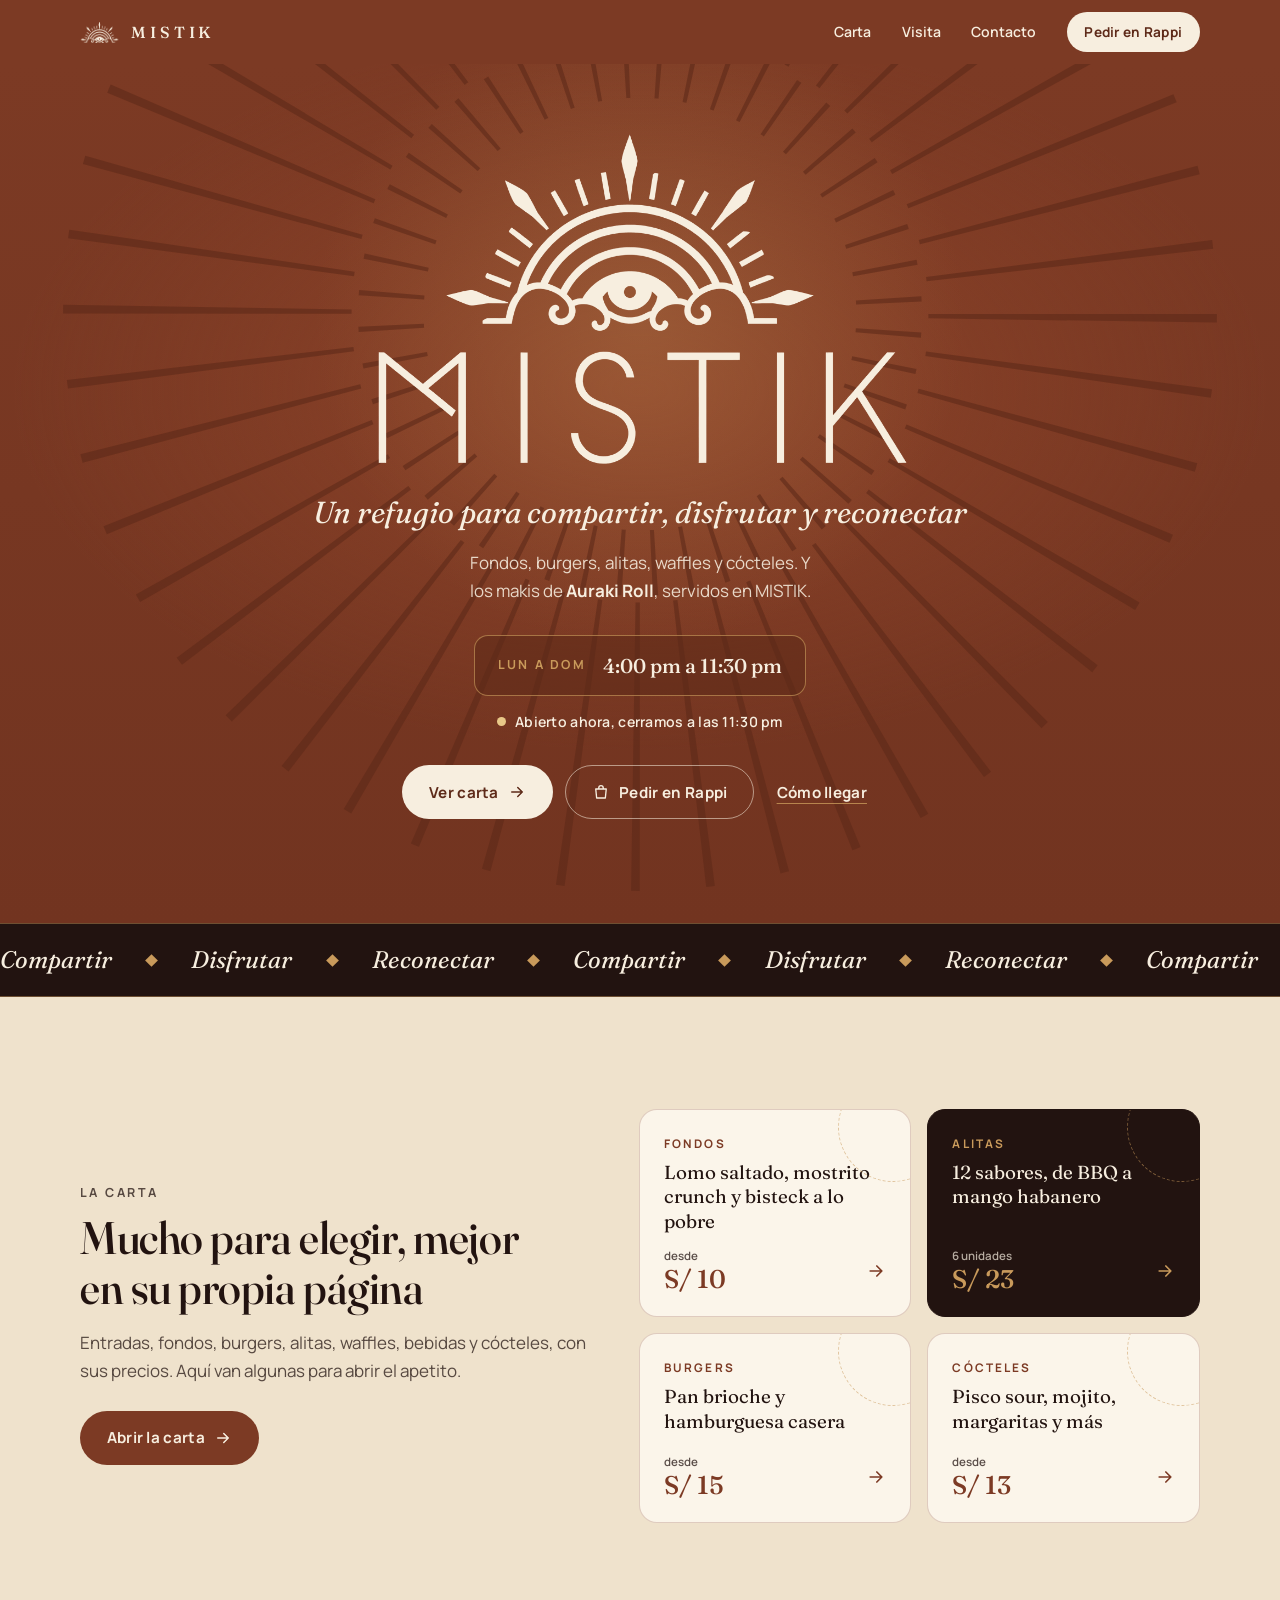
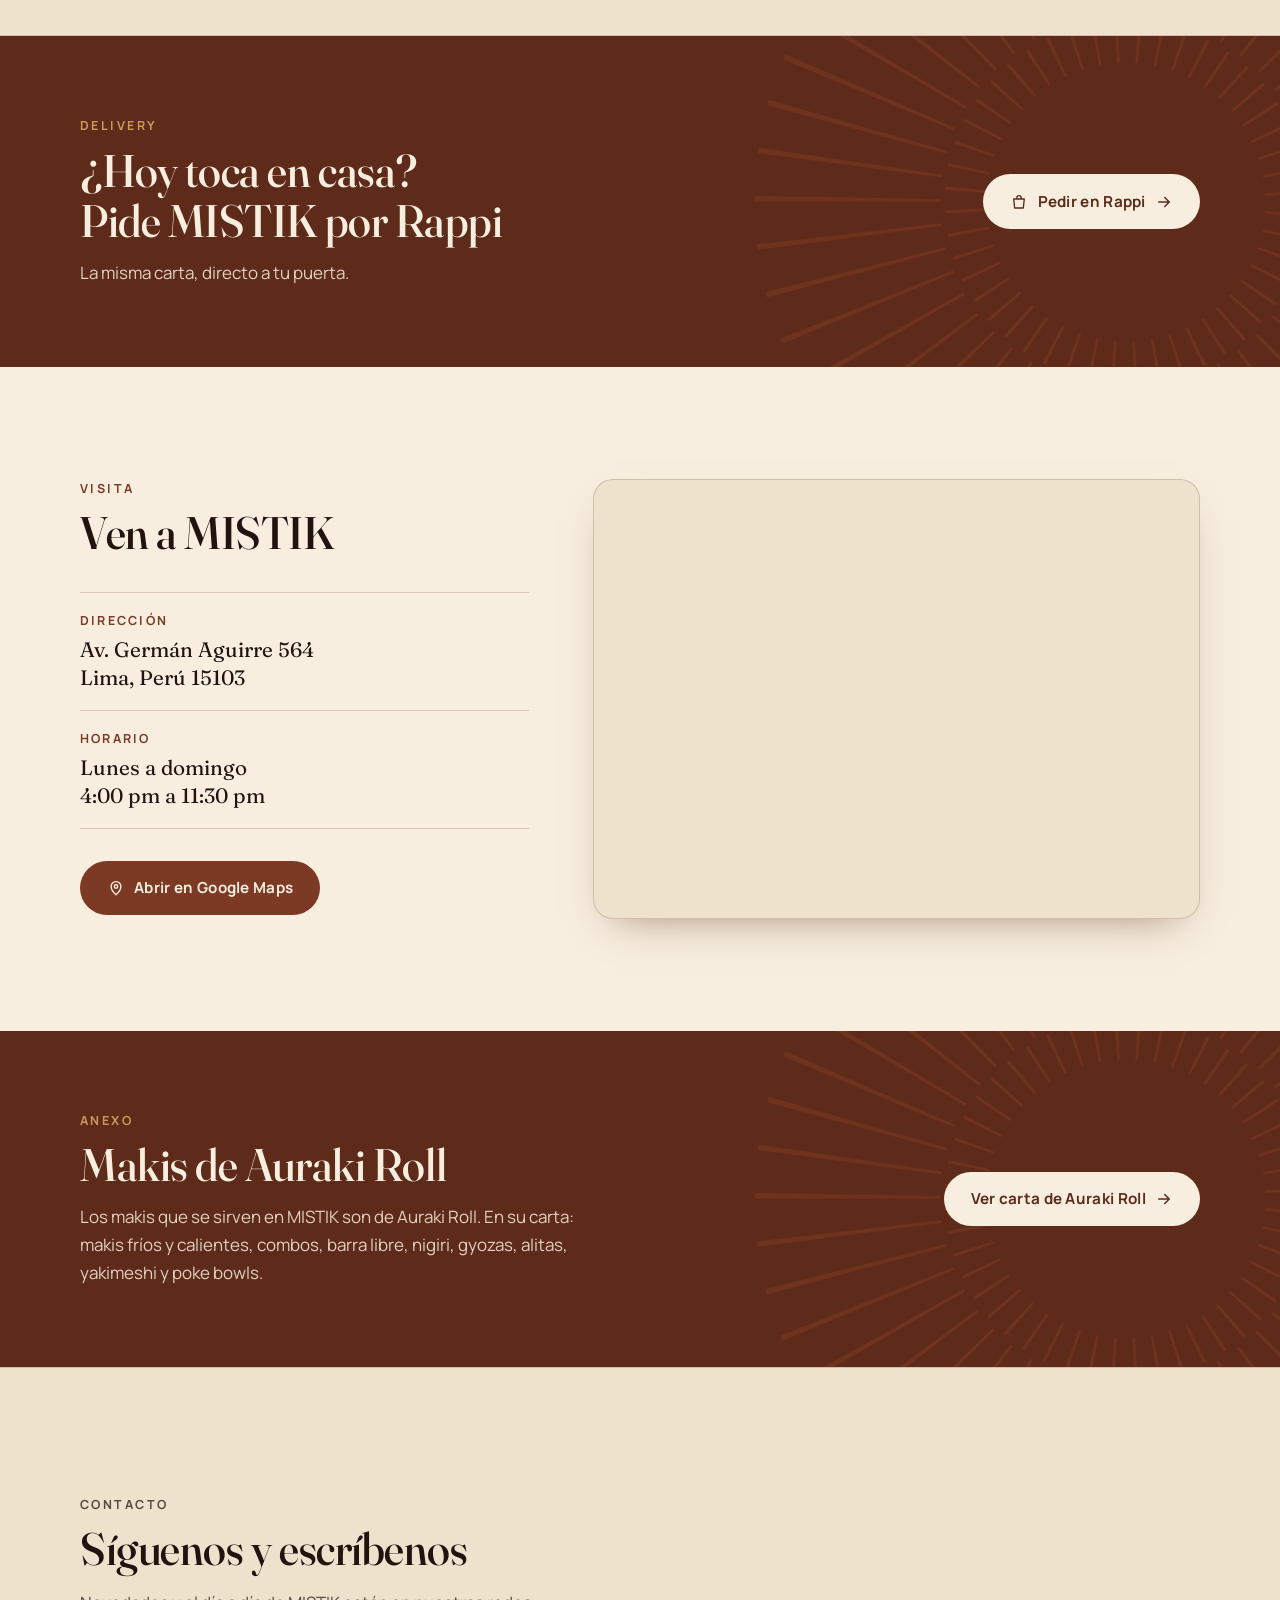
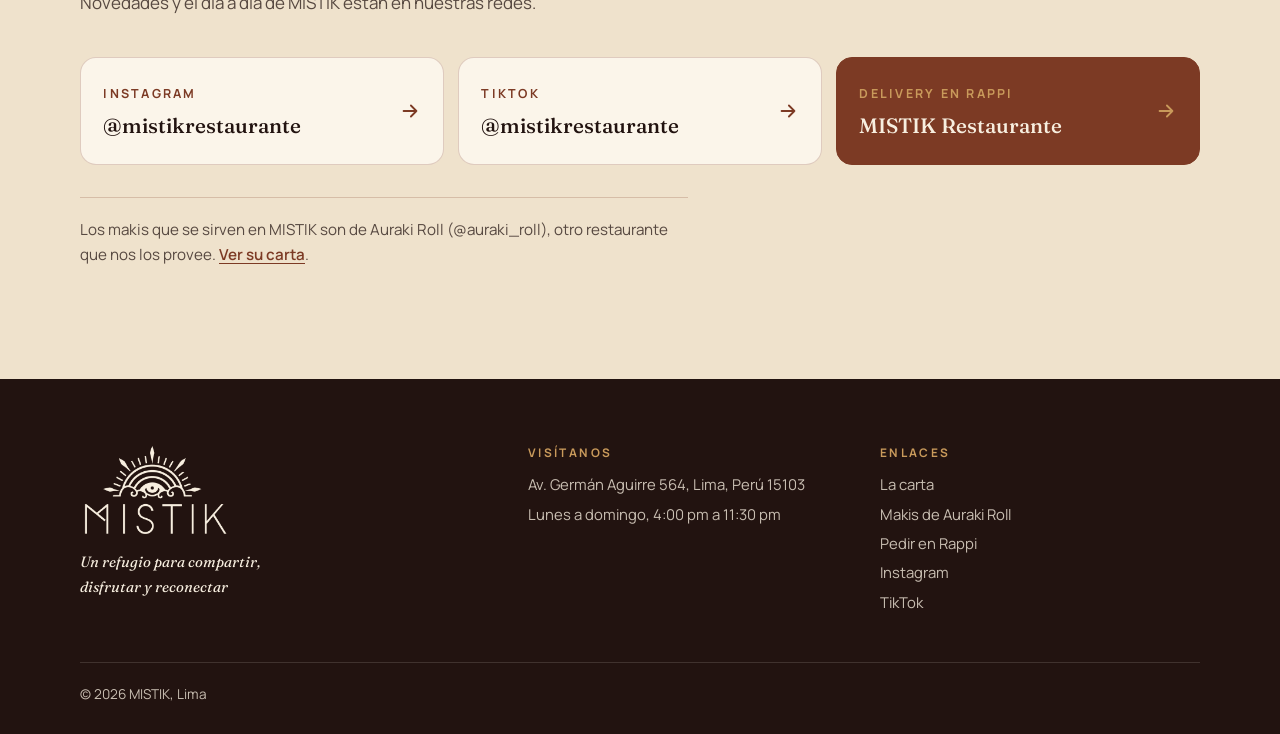
<file: index.html>
<!doctype html>
<html lang="es-PE">
<head>
  <meta charset="utf-8">
  <meta name="viewport" content="width=device-width, initial-scale=1, viewport-fit=cover">
  <title>MISTIK | Un refugio para compartir, disfrutar y reconectar</title>
  <meta name="description" content="MISTIK, restaurante en Lima. Fondos, burgers, alitas, waffles y cócteles, y los makis de Auraki Roll. Lunes a domingo de 4:00 pm a 11:30 pm.">
  <meta name="theme-color" content="#7C3A24">

  <link rel="preconnect" href="https://fonts.googleapis.com">
  <link rel="preconnect" href="https://fonts.gstatic.com" crossorigin>
  <link href="https://fonts.googleapis.com/css2?family=Fraunces:ital,opsz,wght@0,9..144,400;0,9..144,500;0,9..144,600;1,9..144,400&family=Manrope:wght@400;500;600;700&display=swap" rel="stylesheet">
  <link rel="stylesheet" href="NO-TOCAR/styles.css">
  <script>document.documentElement.classList.add('js');</script>
</head>

<!--
  PAGINA DE INICIO DE MISTIK

  Para cambiar enlaces, horario, direccion, textos o la posicion de los botones
  NO hace falta editar este archivo: abre EDITAR-AQUI/ajustes.js
  Para cambiar platos o precios: abre EDITAR-AQUI/carta.js
-->
<body>
  <svg width="0" height="0" style="position:absolute" aria-hidden="true" focusable="false">
    <symbol id="flecha" viewBox="0 0 24 24">
      <path d="M5 12h14M13 6l6 6-6 6" fill="none" stroke="currentColor" stroke-width="2" stroke-linecap="round" stroke-linejoin="round"/>
    </symbol>
    <symbol id="bolsa" viewBox="0 0 24 24">
      <path d="M5 8h14l-1.2 12H6.2L5 8Zm4 0V6.5a3 3 0 0 1 6 0V8" fill="none" stroke="currentColor" stroke-width="1.8" stroke-linecap="round" stroke-linejoin="round"/>
    </symbol>
    <symbol id="pin" viewBox="0 0 24 24">
      <path d="M12 21s-6.5-5.6-6.5-11a6.5 6.5 0 0 1 13 0c0 5.4-6.5 11-6.5 11Z" fill="none" stroke="currentColor" stroke-width="1.8" stroke-linejoin="round"/>
      <circle cx="12" cy="10" r="2.3" fill="none" stroke="currentColor" stroke-width="1.8"/>
    </symbol>
    <symbol id="rayos" viewBox="-450 -450 900 900">
      <g fill="none" stroke="currentColor">
        <circle r="330" stroke-width="220" stroke-dasharray="5 38.2"/>
        <circle r="190" stroke-width="50" stroke-dasharray="3.5 21.37" stroke-dashoffset="12.4"/>
      </g>
    </symbol>
  </svg>

  <header class="topbar" id="topbar">
    <div class="wrap">
      <nav class="nav" aria-label="Principal">
        <a class="nav__marca" href="#inicio" aria-label="MISTIK, inicio">
          <img src="NO-TOCAR/img/emblema-mistik.png" alt="" width="700" height="370">
          <span>MISTIK</span>
        </a>
        <div class="nav__links">
          <a href="carta.html">Carta</a>
          <a href="#visita">Visita</a>
          <a href="#contacto">Contacto</a>
          <a class="btn btn--crema nav__rappi" data-enlace="rappi" data-mostrar="boton rappi encabezado" href="https://rappi.sng.link/Ev50a/ynhb?pcn=RX_PE_AL_OR_MU_75899_ALL_RES_RAP_ALL_NA_00000&amp;_dl=gbrappi%3A%2F%2Fcom.grability.rappi%3Fstore_type%3Drestaurant%26brand_id%3D75899&amp;_ddl=gbrappi%3A%2F%2Fcom.grability.rappi%3Fstore_type%3Drestaurant%26brand_id%3D75899&amp;_fallback_redirect=https%3A%2F%2Frappi.com.pe%2F&amp;_force_redirect=true" target="_blank" rel="noopener noreferrer">Pedir en Rappi</a>
        </div>
      </nav>
    </div>
  </header>

  <main>
    <!-- ===== PORTADA ===== -->
    <section class="hero" id="inicio" data-bloque="portada" aria-label="MISTIK">
      <div class="wrap hero__cuerpo">
        <div class="hero__logo">
          <svg class="sol-giratorio" viewBox="0 0 900 900" aria-hidden="true"><use href="#rayos" width="900" height="900"/></svg>
          <h1><img src="NO-TOCAR/img/logo-mistik.png" alt="MISTIK" width="1020" height="640"></h1>
        </div>

        <p class="hero__tagline" data-texto="lema">Un refugio para compartir, disfrutar y reconectar</p>
        <p class="hero__propuesta" data-texto="texto portada">Fondos, burgers, alitas, waffles y cócteles. Y los makis de <b>Auraki Roll</b>, servidos en MISTIK.</p>

        <div class="horario-chip">
          <span class="horario-chip__dias" data-texto="dias corto">Lun a Dom</span>
          <span class="horario-chip__horas" data-texto="horas">4:00 pm a 11:30 pm</span>
        </div>
        <p class="estado" id="estado" aria-live="polite">
          <span class="estado__punto" aria-hidden="true"></span>
          <span id="estado-texto"></span>
        </p>

        <div class="hero__acciones" id="hero-acciones">
          <a class="btn btn--crema" href="carta.html">
            Ver carta
            <svg class="ico-flecha" aria-hidden="true"><use href="#flecha"/></svg>
          </a>
          <a class="btn btn--borde" data-enlace="rappi" data-mostrar="boton rappi portada" href="https://rappi.sng.link/Ev50a/ynhb?pcn=RX_PE_AL_OR_MU_75899_ALL_RES_RAP_ALL_NA_00000&amp;_dl=gbrappi%3A%2F%2Fcom.grability.rappi%3Fstore_type%3Drestaurant%26brand_id%3D75899&amp;_ddl=gbrappi%3A%2F%2Fcom.grability.rappi%3Fstore_type%3Drestaurant%26brand_id%3D75899&amp;_fallback_redirect=https%3A%2F%2Frappi.com.pe%2F&amp;_force_redirect=true" target="_blank" rel="noopener noreferrer">
            <svg aria-hidden="true"><use href="#bolsa"/></svg>
            Pedir en Rappi
          </a>
          <a class="btn btn--texto" href="#visita">Cómo llegar</a>
        </div>
      </div>
    </section>

    <!-- ===== CINTA (franja con palabras que se mueve) ===== -->
    <div class="cinta" data-bloque="cinta" aria-hidden="true">
      <div class="cinta__pista">
        <div class="cinta__grupo">
          <span>Compartir</span><span>Disfrutar</span><span>Reconectar</span>
          <span>Compartir</span><span>Disfrutar</span><span>Reconectar</span>
          <span>Compartir</span><span>Disfrutar</span><span>Reconectar</span>
          <span>Compartir</span><span>Disfrutar</span><span>Reconectar</span>
          <span>Compartir</span><span>Disfrutar</span><span>Reconectar</span>
          <span>Compartir</span><span>Disfrutar</span><span>Reconectar</span>
        </div>
        <div class="cinta__grupo">
          <span>Compartir</span><span>Disfrutar</span><span>Reconectar</span>
          <span>Compartir</span><span>Disfrutar</span><span>Reconectar</span>
          <span>Compartir</span><span>Disfrutar</span><span>Reconectar</span>
          <span>Compartir</span><span>Disfrutar</span><span>Reconectar</span>
          <span>Compartir</span><span>Disfrutar</span><span>Reconectar</span>
          <span>Compartir</span><span>Disfrutar</span><span>Reconectar</span>
        </div>
      </div>
    </div>

    <!-- ===== INVITACION A LA CARTA ===== -->
    <section class="invita" data-bloque="carta" aria-labelledby="invita-titulo">
      <div class="wrap invita__grid">
        <div class="invita__texto reveal">
          <p class="eyebrow">La carta</p>
          <h2 class="h2" id="invita-titulo">Mucho para elegir, mejor en su propia página</h2>
          <p data-texto="texto carta">Entradas, fondos, burgers, alitas, waffles, bebidas y cócteles, con sus precios. Aquí van algunas para abrir el apetito.</p>
          <a class="btn btn--terracota" href="carta.html">
            Abrir la carta
            <svg class="ico-flecha" aria-hidden="true"><use href="#flecha"/></svg>
          </a>
        </div>

        <div class="destacados" data-tarjetas>
          <a class="destacado reveal" href="carta.html#fondo">
            <span class="destacado__cat">Fondos</span>
            <span class="destacado__desc">Lomo saltado, mostrito crunch y bisteck a lo pobre</span>
            <span class="destacado__pie">
              <span class="destacado__precio"><small>desde</small>S/ 10</span>
              <svg class="ico-flecha" aria-hidden="true"><use href="#flecha"/></svg>
            </span>
          </a>
          <a class="destacado destacado--oscuro reveal" style="--d:.08s" href="carta.html#alitas">
            <span class="destacado__cat">Alitas</span>
            <span class="destacado__desc">12 sabores, de BBQ a mango habanero</span>
            <span class="destacado__pie">
              <span class="destacado__precio"><small>6 unidades</small>S/ 23</span>
              <svg class="ico-flecha" aria-hidden="true"><use href="#flecha"/></svg>
            </span>
          </a>
          <a class="destacado reveal" style="--d:.16s" href="carta.html#burgers">
            <span class="destacado__cat">Burgers</span>
            <span class="destacado__desc">Pan brioche y hamburguesa casera</span>
            <span class="destacado__pie">
              <span class="destacado__precio"><small>desde</small>S/ 15</span>
              <svg class="ico-flecha" aria-hidden="true"><use href="#flecha"/></svg>
            </span>
          </a>
          <a class="destacado reveal" style="--d:.24s" href="carta.html#cocteles">
            <span class="destacado__cat">Cócteles</span>
            <span class="destacado__desc">Pisco sour, mojito, margaritas y más</span>
            <span class="destacado__pie">
              <span class="destacado__precio"><small>desde</small>S/ 13</span>
              <svg class="ico-flecha" aria-hidden="true"><use href="#flecha"/></svg>
            </span>
          </a>
        </div>
      </div>
    </section>

    <!-- ===== FRANJA DE RAPPI ===== -->
    <section class="delivery" data-bloque="rappi" aria-labelledby="delivery-titulo">
      <svg class="sol-giratorio" viewBox="0 0 900 900" aria-hidden="true"><use href="#rayos" width="900" height="900"/></svg>
      <div class="wrap delivery__fila">
        <div class="reveal">
          <p class="eyebrow">Delivery</p>
          <h2 class="h2" id="delivery-titulo" data-texto="rappi titulo">¿Hoy toca en casa? Pide MISTIK por Rappi</h2>
          <p data-texto="rappi texto">La misma carta, directo a tu puerta.</p>
        </div>
        <a class="btn btn--crema reveal" style="--d:.1s" data-enlace="rappi" href="https://rappi.sng.link/Ev50a/ynhb?pcn=RX_PE_AL_OR_MU_75899_ALL_RES_RAP_ALL_NA_00000&amp;_dl=gbrappi%3A%2F%2Fcom.grability.rappi%3Fstore_type%3Drestaurant%26brand_id%3D75899&amp;_ddl=gbrappi%3A%2F%2Fcom.grability.rappi%3Fstore_type%3Drestaurant%26brand_id%3D75899&amp;_fallback_redirect=https%3A%2F%2Frappi.com.pe%2F&amp;_force_redirect=true" target="_blank" rel="noopener noreferrer">
          <svg aria-hidden="true"><use href="#bolsa"/></svg>
          Pedir en Rappi
          <svg class="ico-flecha" aria-hidden="true"><use href="#flecha"/></svg>
        </a>
      </div>
    </section>

    <!-- ===== VISITA ===== -->
    <section class="visita" id="visita" data-bloque="visita" aria-labelledby="visita-titulo">
      <div class="wrap visita__grid">
        <div class="reveal">
          <p class="eyebrow">Visita</p>
          <h2 class="h2" id="visita-titulo">Ven a MISTIK</h2>

          <dl class="visita__datos">
            <div class="dato">
              <dt>Dirección</dt>
              <dd data-texto="direccion">Av. Germán Aguirre 564<br>Lima, Perú 15103</dd>
            </div>
            <div class="dato">
              <dt>Horario</dt>
              <dd><span data-texto="dias">Lunes a domingo</span><br><span data-texto="horas">4:00 pm a 11:30 pm</span></dd>
            </div>
          </dl>

          <div class="visita__acciones">
            <a class="btn btn--terracota" data-enlace="maps" href="https://www.google.com/maps/place/Av.+Germ%C3%A1n+Aguirre+564,+San+Mart%C3%ADn+de+Porres+15103/data=!4m2!3m1!1s0x9105ceeed804b34b:0xd57b76acea88cf4c?sa=X&amp;ved=1t:242&amp;ictx=111" target="_blank" rel="noopener noreferrer">
              <svg aria-hidden="true"><use href="#pin"/></svg>
              Abrir en Google Maps
            </a>
          </div>
        </div>

        <div class="mapa reveal" style="--d:.12s">
          <iframe
            data-mapa
            title="Mapa: MISTIK, Lima"
            src="https://www.google.com/maps?q=Av.+Germ%C3%A1n+Aguirre+564,+San+Mart%C3%ADn+de+Porres+15103&amp;hl=es&amp;z=16&amp;output=embed"
            loading="lazy"
            referrerpolicy="no-referrer-when-downgrade"
            allowfullscreen></iframe>
        </div>
      </div>
    </section>

    <!-- ===== ANEXO: AURAKI ROLL ===== -->
    <section class="delivery" id="auraki" data-bloque="auraki" aria-labelledby="auraki-titulo">
      <svg class="sol-giratorio" viewBox="0 0 900 900" aria-hidden="true"><use href="#rayos" width="900" height="900"/></svg>
      <div class="wrap delivery__fila">
        <div class="reveal">
          <p class="eyebrow">Anexo</p>
          <h2 class="h2" id="auraki-titulo">Makis de Auraki Roll</h2>
          <p data-texto="auraki texto">Los makis que se sirven en MISTIK son de Auraki Roll. En su carta: makis fríos y calientes, combos, barra libre, nigiri, gyozas, alitas, yakimeshi y poke bowls.</p>
        </div>
        <a class="btn btn--crema reveal" style="--d:.1s" href="auraki.html">
          Ver carta de Auraki Roll
          <svg class="ico-flecha" aria-hidden="true"><use href="#flecha"/></svg>
        </a>
      </div>
    </section>

    <!-- ===== CONTACTO ===== -->
    <section class="contacto" id="contacto" data-bloque="contacto" aria-labelledby="contacto-titulo">
      <div class="wrap">
        <div class="contacto__cab reveal">
          <p class="eyebrow">Contacto</p>
          <h2 class="h2" id="contacto-titulo">Síguenos y escríbenos</h2>
          <p>Novedades y el día a día de MISTIK están en nuestras redes.</p>
        </div>

        <div class="redes">
          <a class="red reveal" data-enlace="instagram" href="https://www.instagram.com/mistikrestaurante/" target="_blank" rel="noopener noreferrer">
            <span>
              <span class="red__plataforma">Instagram</span>
              <span class="red__usuario" data-texto="instagram usuario">@mistikrestaurante</span>
            </span>
            <svg aria-hidden="true"><use href="#flecha"/></svg>
          </a>

          <a class="red reveal" style="--d:.08s" data-enlace="tiktok" href="https://www.tiktok.com/@mistikrestaurante" target="_blank" rel="noopener noreferrer">
            <span>
              <span class="red__plataforma">TikTok</span>
              <span class="red__usuario" data-texto="tiktok usuario">@mistikrestaurante</span>
            </span>
            <svg aria-hidden="true"><use href="#flecha"/></svg>
          </a>

          <a class="red red--rappi reveal" style="--d:.16s" data-enlace="rappi" data-mostrar="boton rappi contacto" href="https://rappi.sng.link/Ev50a/ynhb?pcn=RX_PE_AL_OR_MU_75899_ALL_RES_RAP_ALL_NA_00000&amp;_dl=gbrappi%3A%2F%2Fcom.grability.rappi%3Fstore_type%3Drestaurant%26brand_id%3D75899&amp;_ddl=gbrappi%3A%2F%2Fcom.grability.rappi%3Fstore_type%3Drestaurant%26brand_id%3D75899&amp;_fallback_redirect=https%3A%2F%2Frappi.com.pe%2F&amp;_force_redirect=true" target="_blank" rel="noopener noreferrer">
            <span>
              <span class="red__plataforma">Delivery en Rappi</span>
              <span class="red__usuario">MISTIK Restaurante</span>
            </span>
            <svg aria-hidden="true"><use href="#flecha"/></svg>
          </a>
        </div>

        <p class="contacto__nota reveal">Los makis que se sirven en MISTIK son de Auraki Roll (@auraki_roll), otro restaurante que nos los provee. <a href="auraki.html">Ver su carta</a>.</p>
      </div>
    </section>
  </main>

  <!-- ===== PIE DE PAGINA ===== -->
  <footer class="pie">
    <div class="wrap">
      <div class="pie__grid">
        <div>
          <img class="pie__logo" src="NO-TOCAR/img/logo-mistik.png" alt="MISTIK" width="1020" height="640">
          <p class="pie__lema" data-texto="lema">Un refugio para compartir, disfrutar y reconectar</p>
        </div>
        <div>
          <p class="pie__tit">Visítanos</p>
          <ul class="pie__lista">
            <li data-texto="direccion" data-una-linea>Av. Germán Aguirre 564, Lima, Perú 15103</li>
            <li><span data-texto="dias">Lunes a domingo</span>, <span data-texto="horas">4:00 pm a 11:30 pm</span></li>
          </ul>
        </div>
        <div>
          <p class="pie__tit">Enlaces</p>
          <ul class="pie__lista">
            <li><a href="carta.html">La carta</a></li>
            <li><a href="auraki.html">Makis de Auraki Roll</a></li>
            <li data-mostrar="boton rappi pie"><a data-enlace="rappi" href="https://rappi.sng.link/Ev50a/ynhb?pcn=RX_PE_AL_OR_MU_75899_ALL_RES_RAP_ALL_NA_00000&amp;_dl=gbrappi%3A%2F%2Fcom.grability.rappi%3Fstore_type%3Drestaurant%26brand_id%3D75899&amp;_ddl=gbrappi%3A%2F%2Fcom.grability.rappi%3Fstore_type%3Drestaurant%26brand_id%3D75899&amp;_fallback_redirect=https%3A%2F%2Frappi.com.pe%2F&amp;_force_redirect=true" target="_blank" rel="noopener noreferrer">Pedir en Rappi</a></li>
            <li><a data-enlace="instagram" href="https://www.instagram.com/mistikrestaurante/" target="_blank" rel="noopener noreferrer">Instagram</a></li>
            <li><a data-enlace="tiktok" href="https://www.tiktok.com/@mistikrestaurante" target="_blank" rel="noopener noreferrer">TikTok</a></li>
          </ul>
        </div>
      </div>
      <div class="pie__base">
        <span>&copy; 2026 MISTIK, Lima</span>
      </div>
    </div>
  </footer>

  <!-- ===== BARRA FIJA DEL CELULAR ===== -->
  <nav class="barra-movil" id="barra-movil" data-ocultable aria-label="Accesos rápidos">
    <a class="btn btn--borde" href="carta.html">Ver carta</a>
    <a class="btn btn--dorado" data-enlace="rappi" data-mostrar="boton rappi celular" href="https://rappi.sng.link/Ev50a/ynhb?pcn=RX_PE_AL_OR_MU_75899_ALL_RES_RAP_ALL_NA_00000&amp;_dl=gbrappi%3A%2F%2Fcom.grability.rappi%3Fstore_type%3Drestaurant%26brand_id%3D75899&amp;_ddl=gbrappi%3A%2F%2Fcom.grability.rappi%3Fstore_type%3Drestaurant%26brand_id%3D75899&amp;_fallback_redirect=https%3A%2F%2Frappi.com.pe%2F&amp;_force_redirect=true" target="_blank" rel="noopener noreferrer">
      <svg aria-hidden="true"><use href="#bolsa"/></svg>
      Pedir en Rappi
    </a>
  </nav>

  <script src="EDITAR-AQUI/ajustes.js"></script>
  <script src="NO-TOCAR/sitio.js"></script>
</body>
</html>
</file>
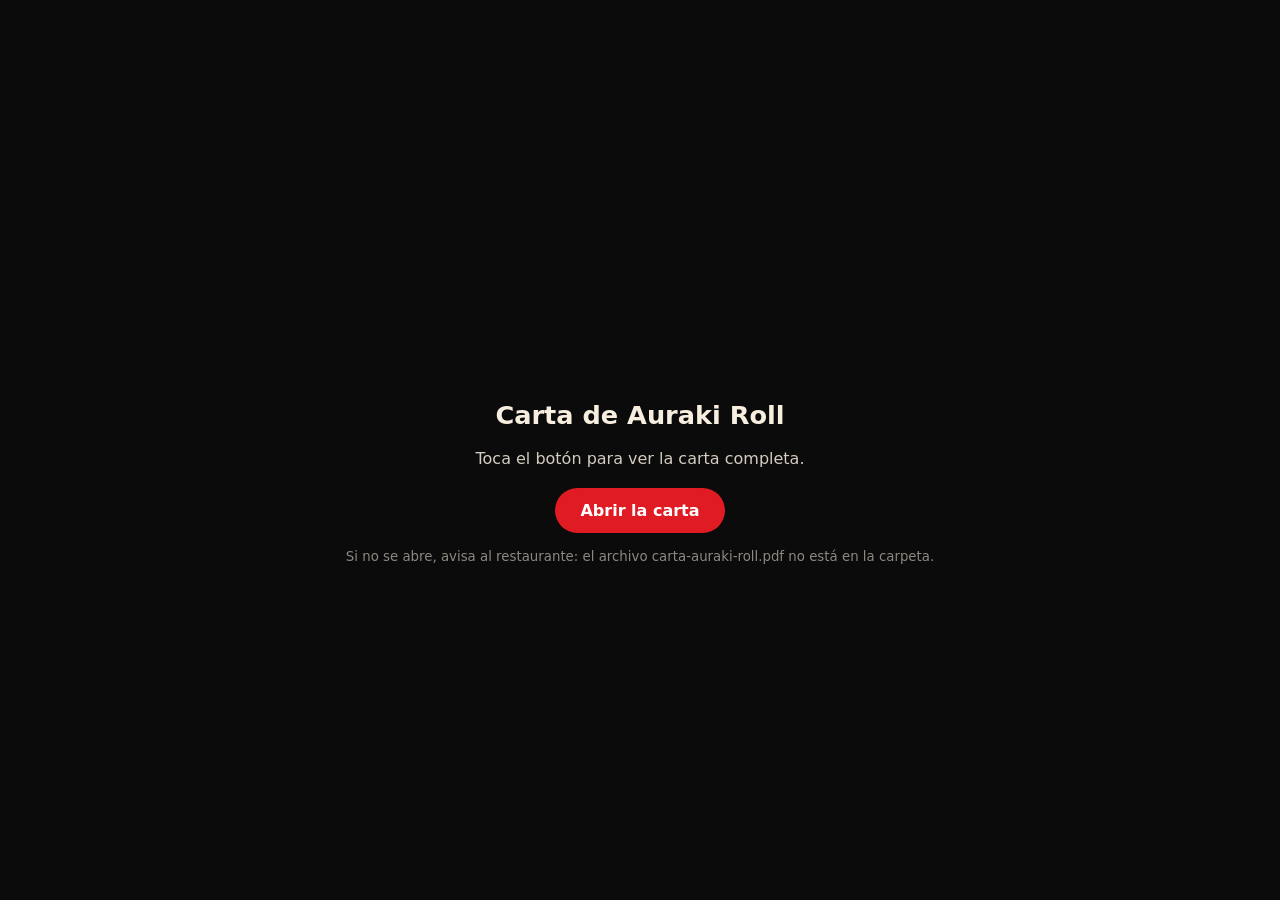
<file: auraki.html>
<!doctype html>
<html lang="es-PE">
<head>
  <meta charset="utf-8">
  <meta name="viewport" content="width=device-width, initial-scale=1, viewport-fit=cover">
  <title>Carta de Auraki Roll | MISTIK</title>
  <meta name="theme-color" content="#0B0B0B">
  <style>
    html, body { height: 100%; margin: 0; background: #0B0B0B; }
    object { display: block; width: 100%; height: 100%; border: 0; }
    .aviso { display: grid; place-content: center; justify-items: center; gap: 1rem; height: 100%; padding: 2rem; text-align: center; font-family: system-ui, "Segoe UI", sans-serif; color: #F7EEDF; }
    .aviso h1 { margin: 0; font-size: 1.6rem; font-weight: 600; }
    .aviso p { margin: 0; max-width: 24em; line-height: 1.6; opacity: .85; }
    .aviso a { padding: .8rem 1.6rem; border-radius: 999px; background: #E01B24; color: #fff; font-weight: 700; text-decoration: none; }
    .aviso small { opacity: .55; }
  </style>
</head>

<!--
=====================================================================
  CARTA DE AURAKI ROLL
  Esta pagina solo muestra un PDF. No tiene nada mas.
=====================================================================
  SI CAMBIAS LA CARTA:

  FORMA FACIL (recomendada)
    Guarda el PDF nuevo en ESTA MISMA CARPETA con el nombre
        carta-auraki-roll.pdf
    (reemplaza al anterior). No tienes que tocar nada de este archivo.

  SI EL PDF NUEVO TIENE OTRO NOMBRE
    Baja hasta la linea que dice "CAMBIAR AQUI" y escribe el nombre
    del PDF nuevo entre las comillas. Es la UNICA linea que se edita.
=====================================================================
-->
<body>
  <object id="carta" type="application/pdf" aria-label="Carta de Auraki Roll">
    <div class="aviso">
      <h1>Carta de Auraki Roll</h1>
      <p>Toca el botón para ver la carta completa.</p>
      <a id="abrir" href="#">Abrir la carta</a>
      <small>Si no se abre, avisa al restaurante: el archivo <span id="nombre"></span> no está en la carpeta.</small>
    </div>
  </object>

  <script>
    // >>>>>>>>>>  CAMBIAR AQUI: nombre del PDF, entre las comillas  <<<<<<<<<<
    var PDF = "carta-auraki-roll.pdf";
    // >>>>>>>>>>  (no hay nada mas que cambiar abajo de esta linea)  <<<<<<<<<<

    document.getElementById("abrir").href = PDF;
    document.getElementById("nombre").textContent = PDF;
    // En computadora el PDF se ve dentro de la pagina; en celular se abre con el boton.
    var celular = window.matchMedia && window.matchMedia("(pointer: coarse)").matches;
    var visor = document.getElementById("carta");
    if (celular) {
      // Safari del iPhone no muestra el contenido de reserva de <object>: se saca el aviso y se quita el visor
      var aviso = visor.querySelector(".aviso");
      aviso.querySelector("small").remove(); // en celular no es un error, es el camino normal
      document.body.appendChild(aviso);
      visor.remove();
    } else {
      visor.data = PDF + "#view=FitH&navpanes=0";
    }
  </script>
</body>
</html>
</file>
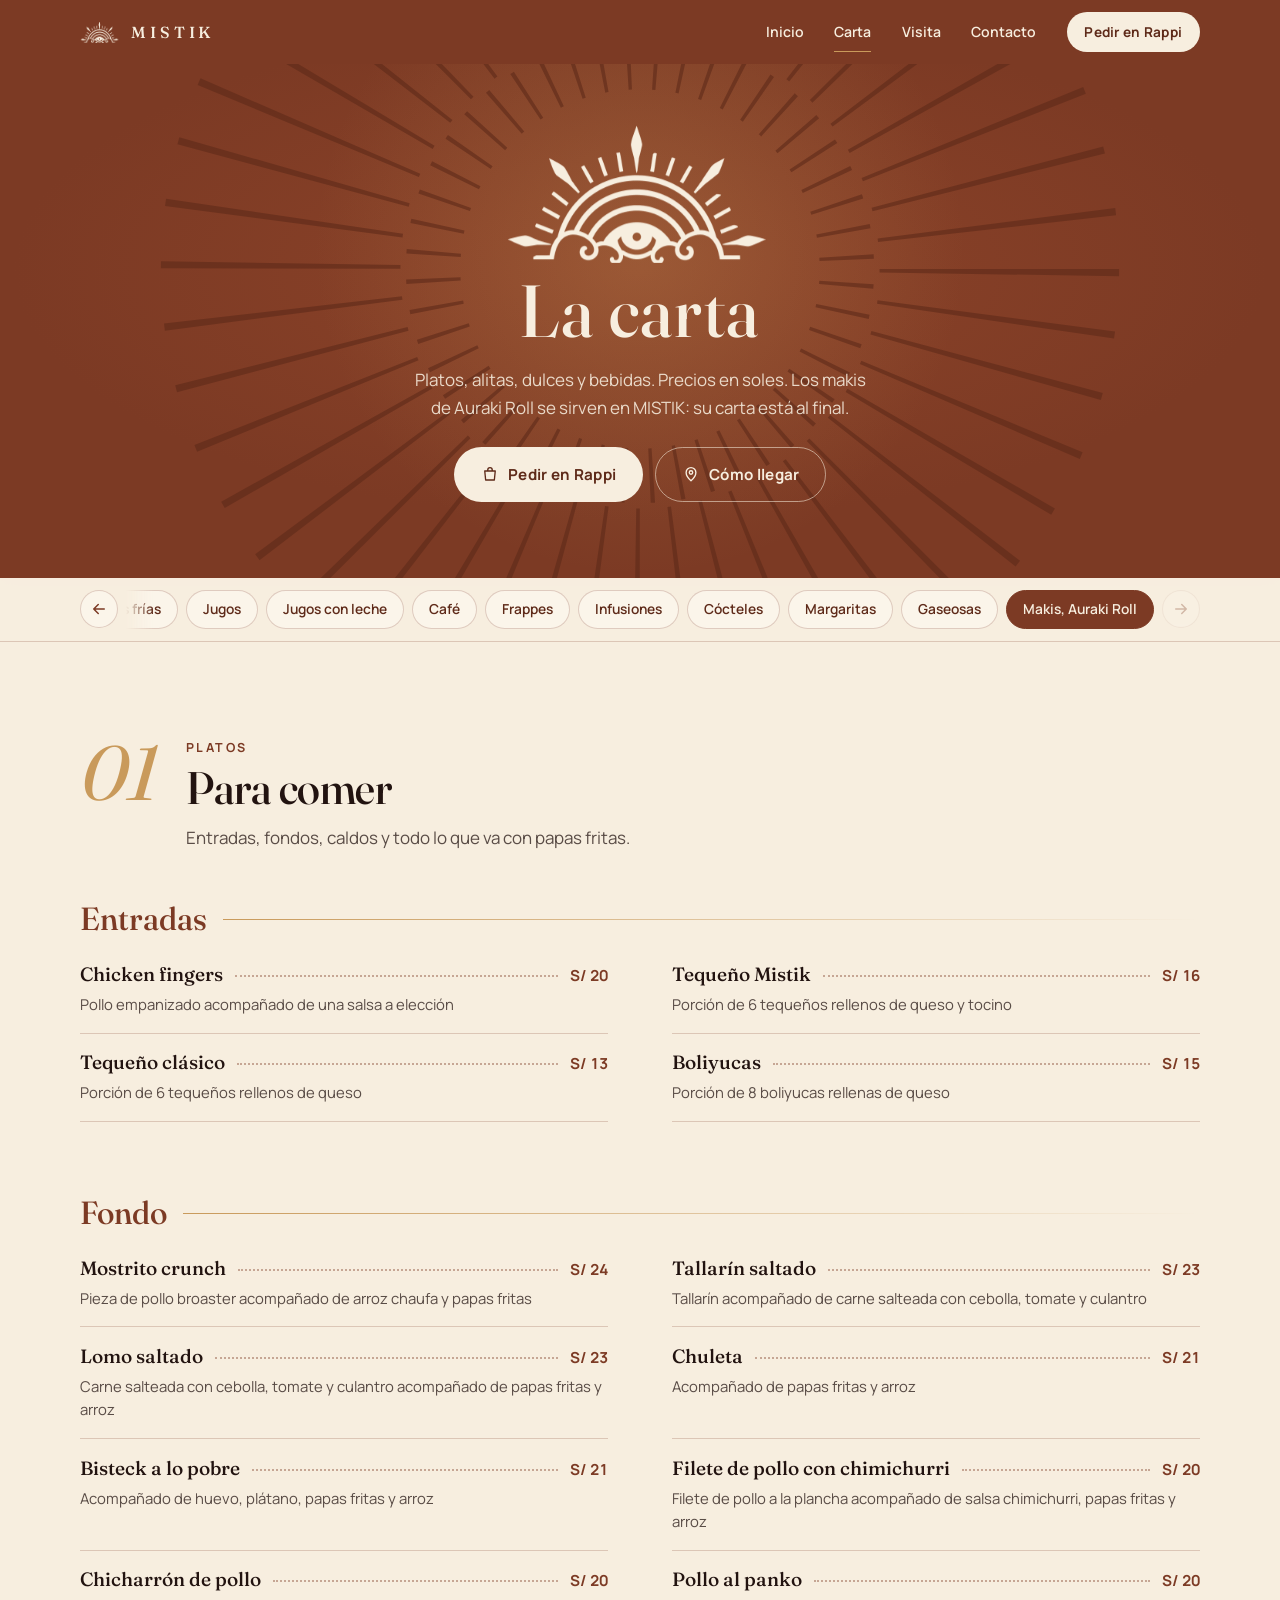
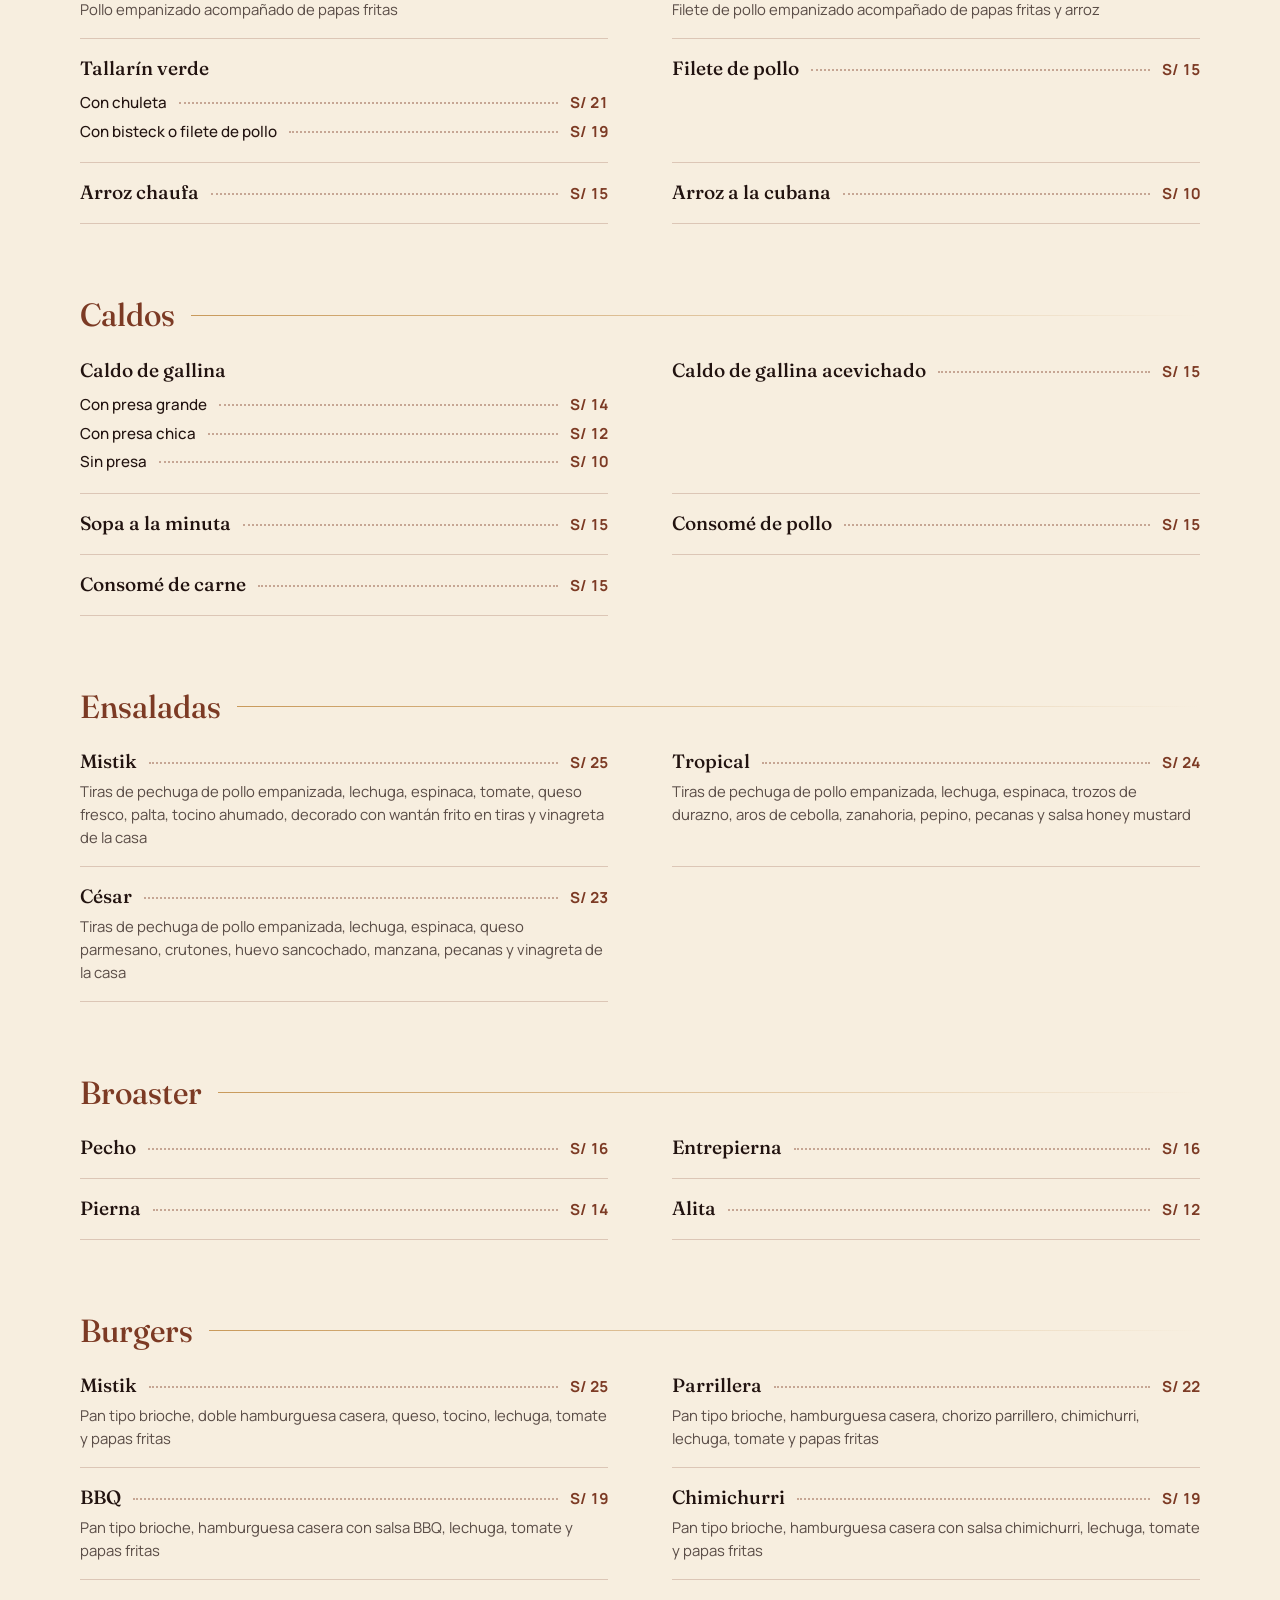
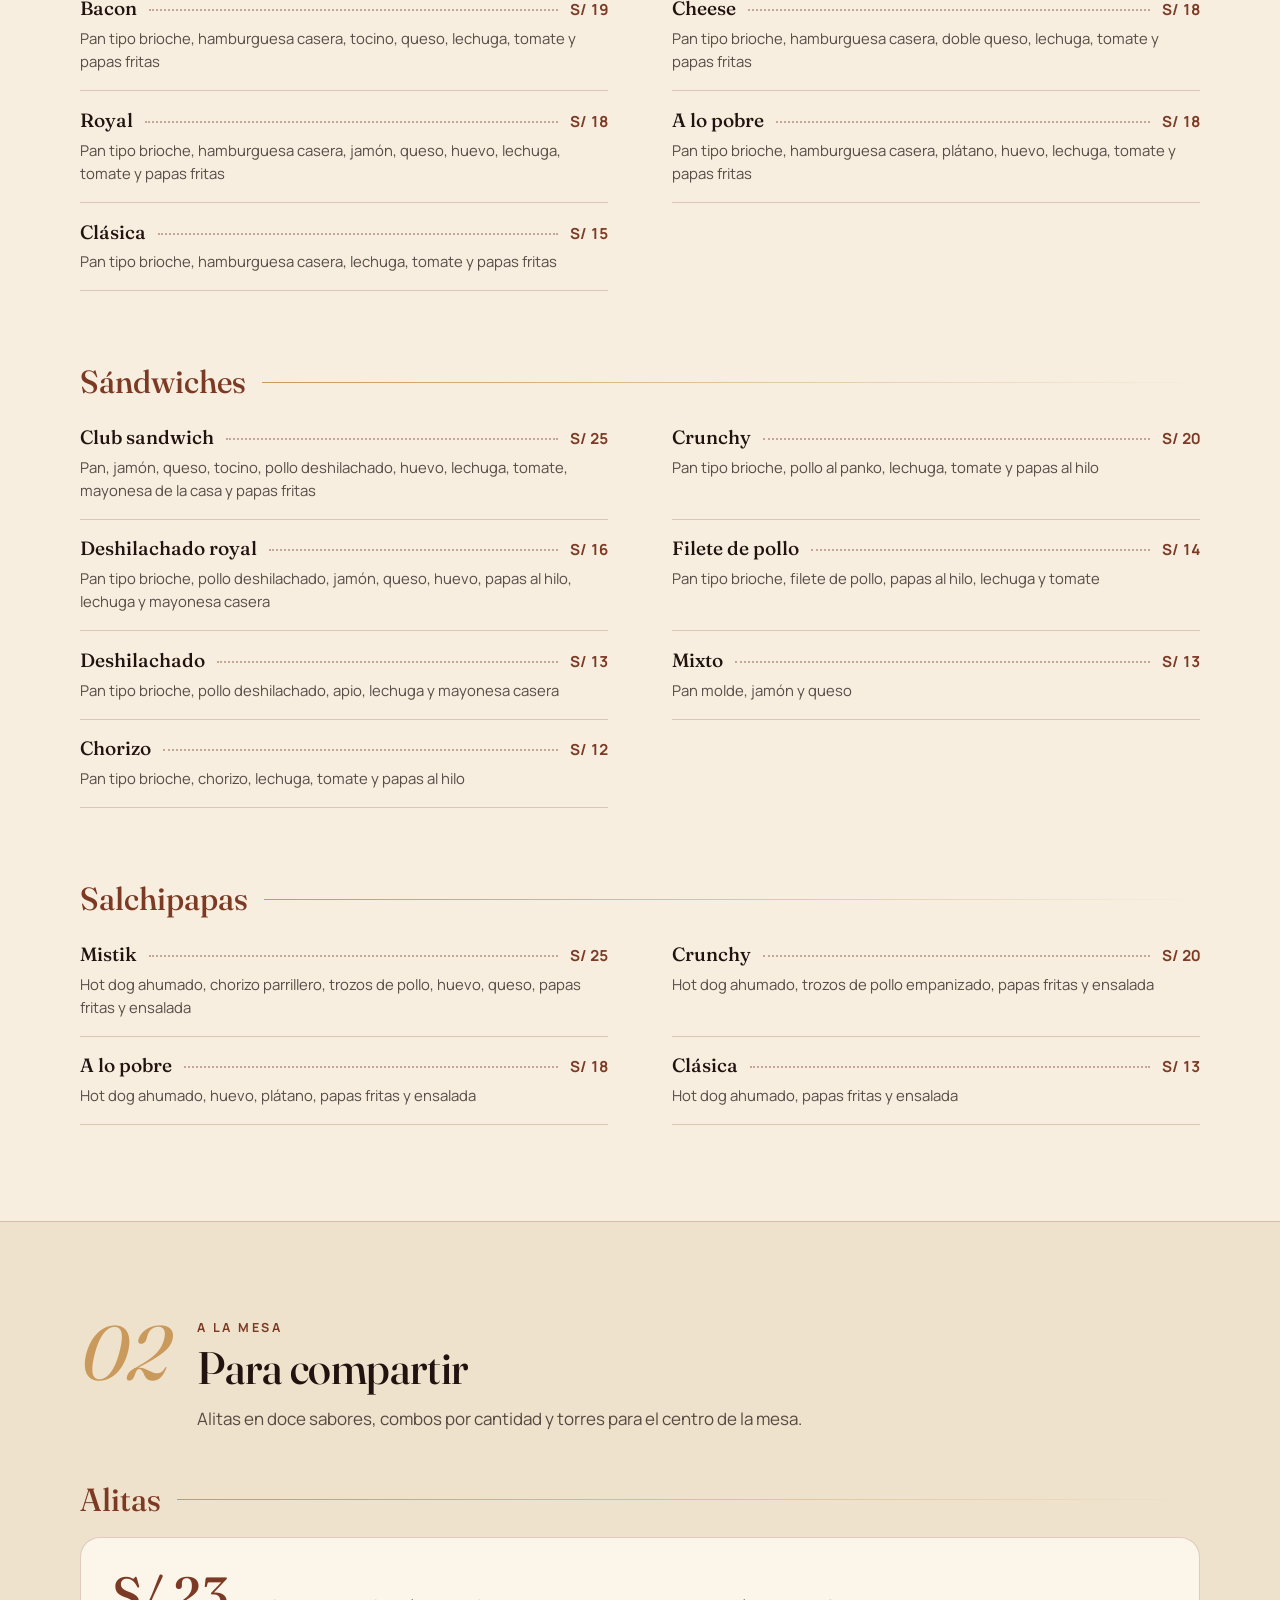
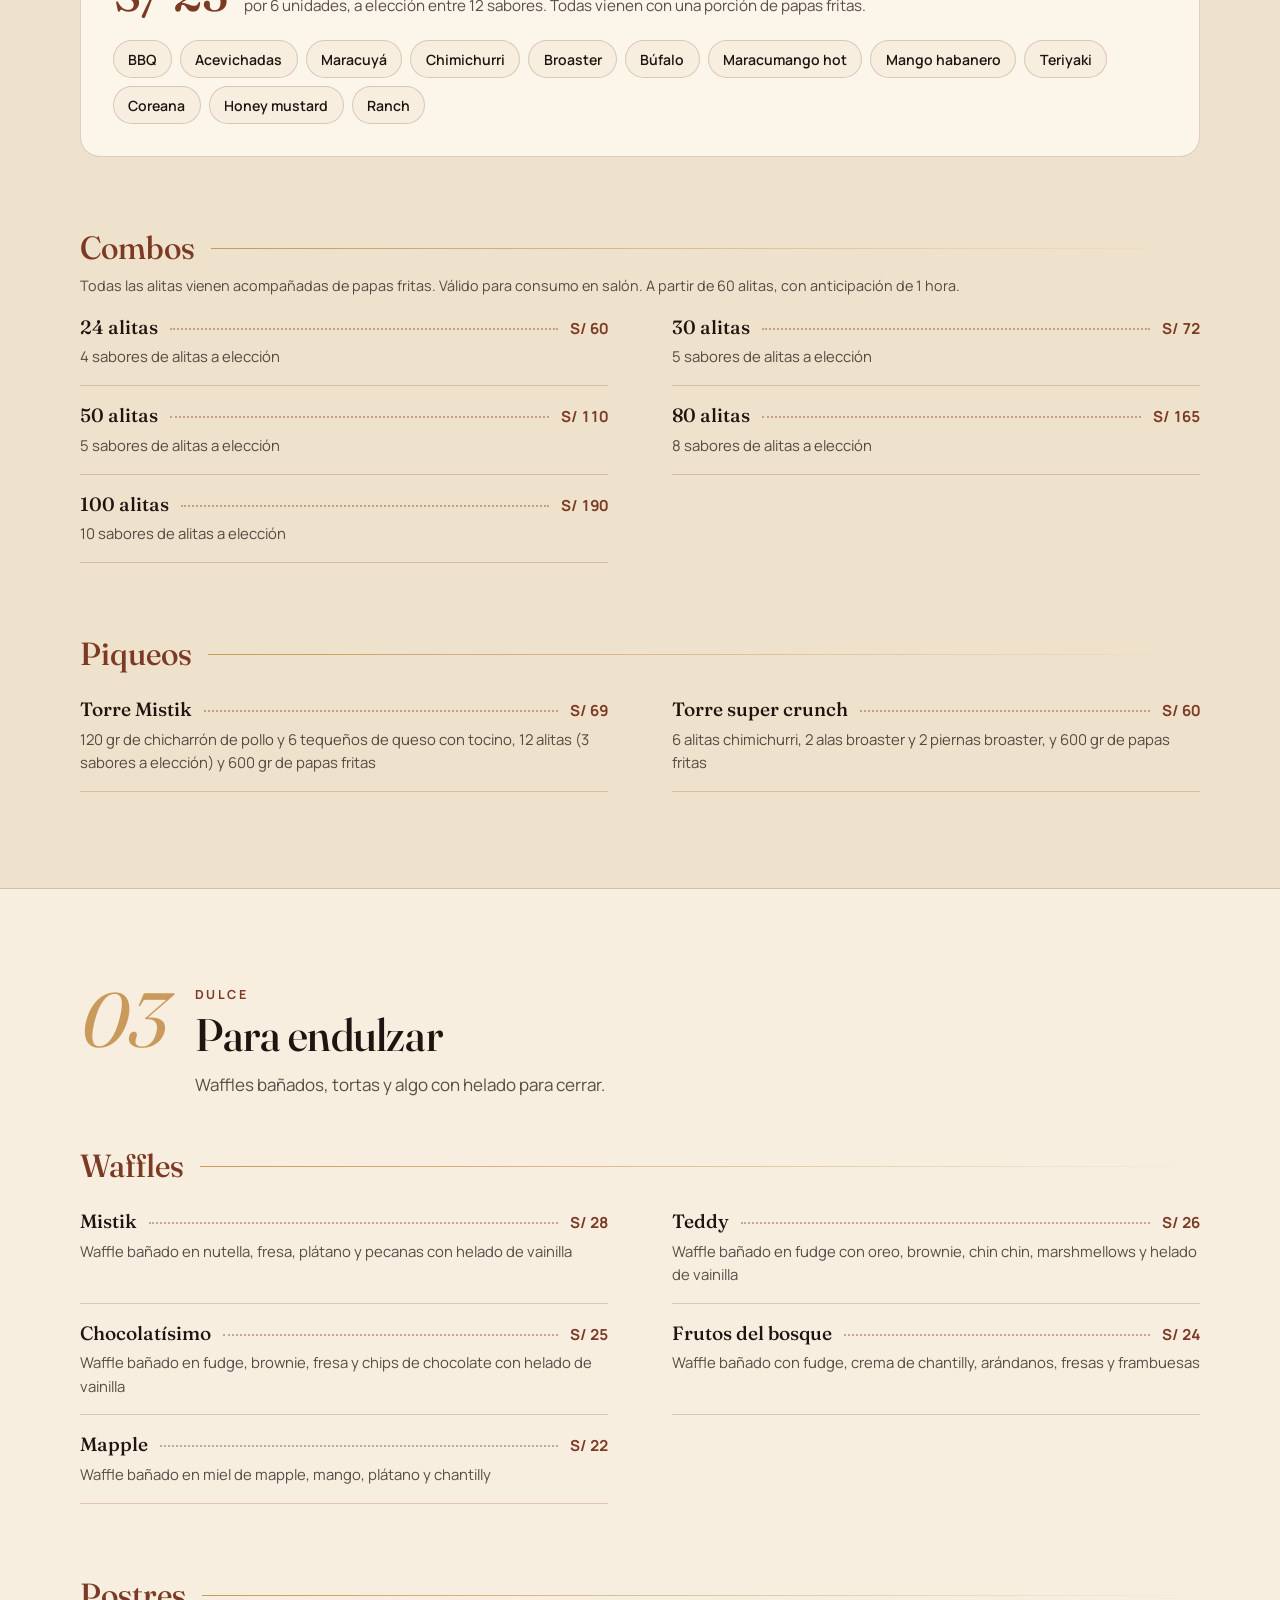
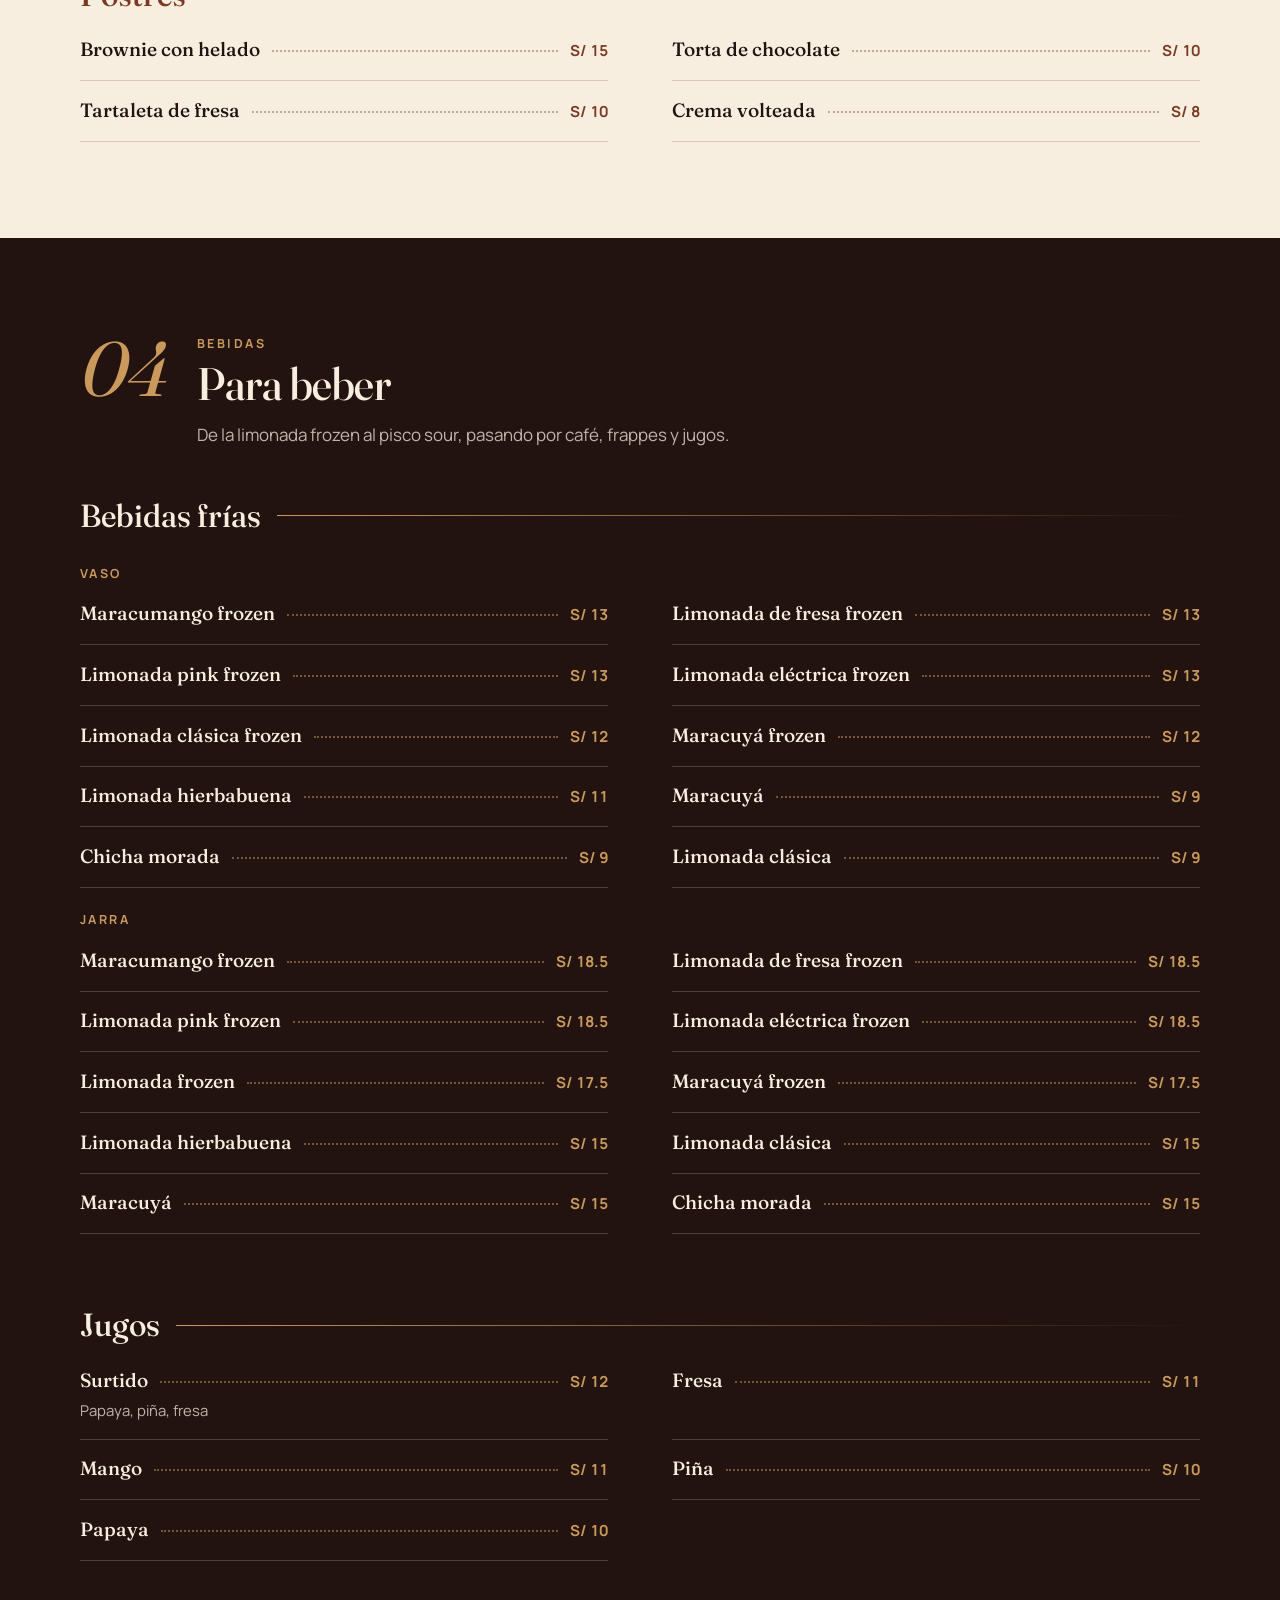
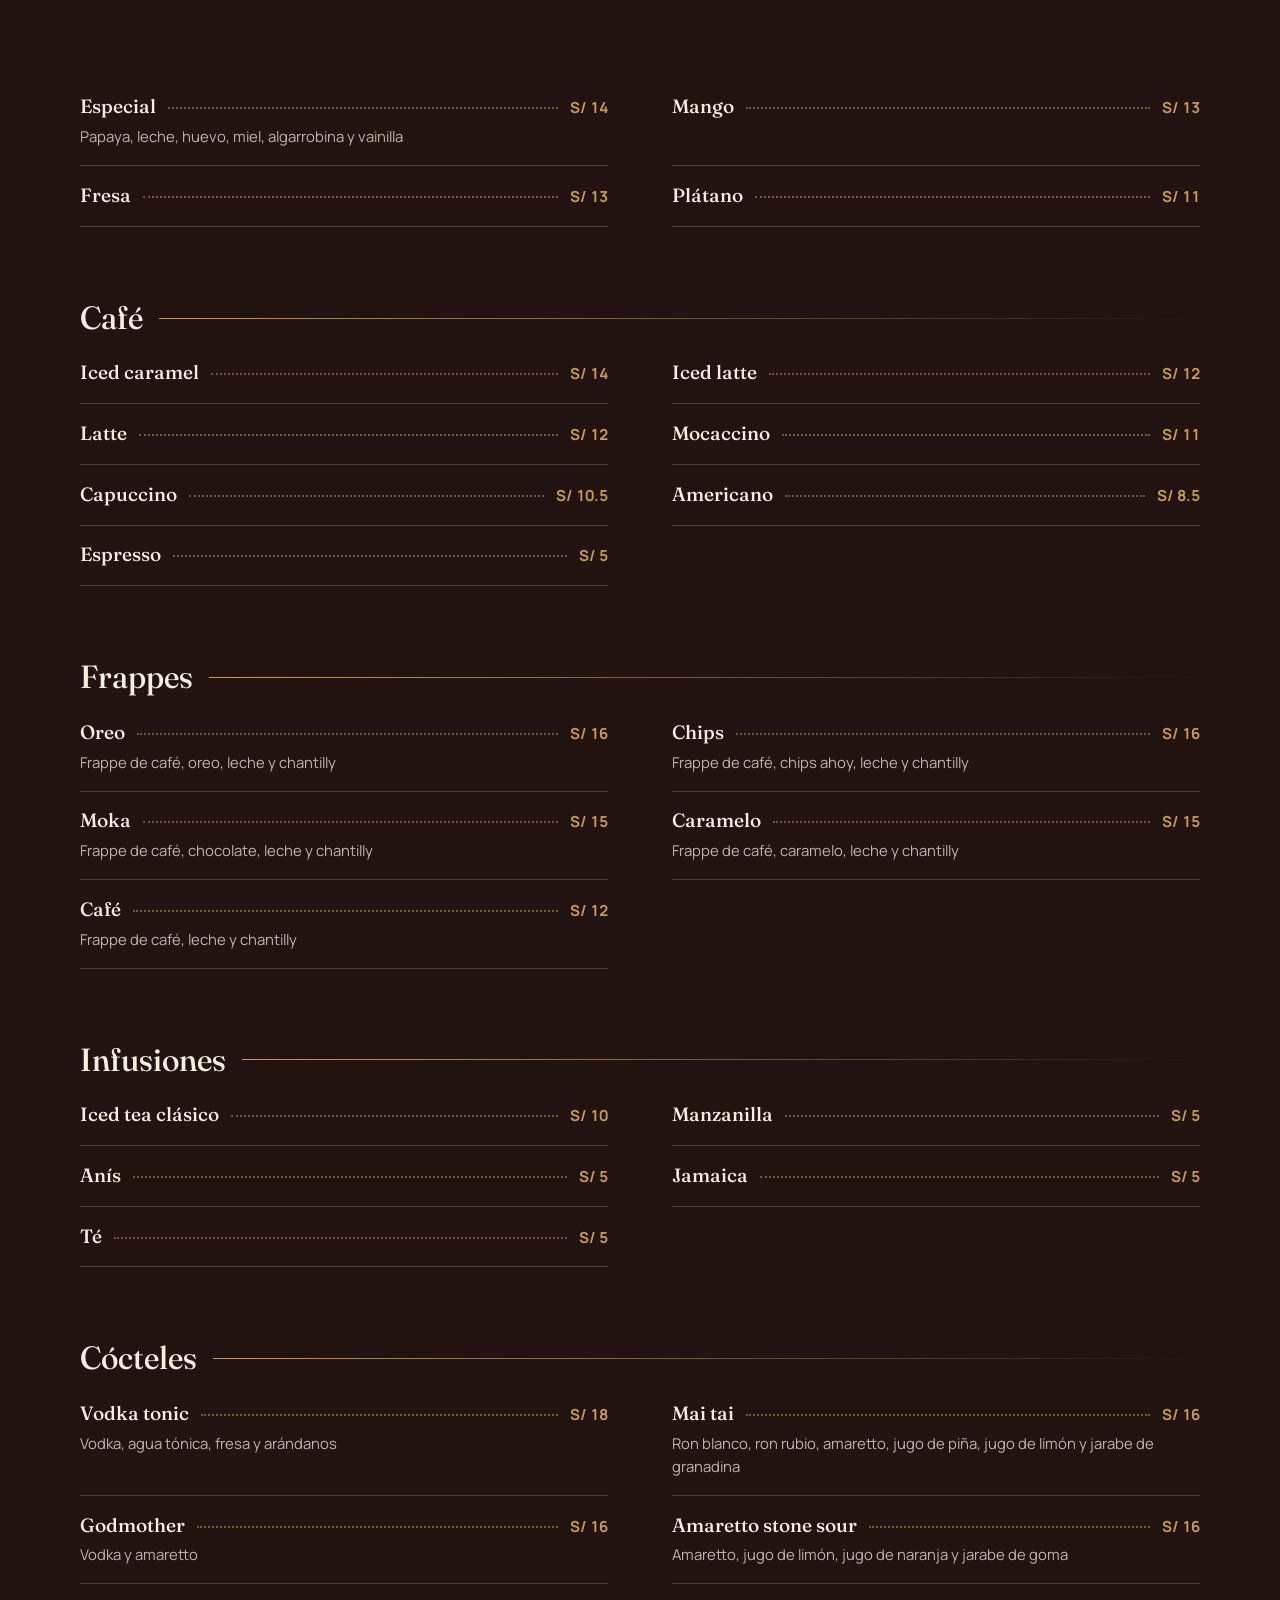
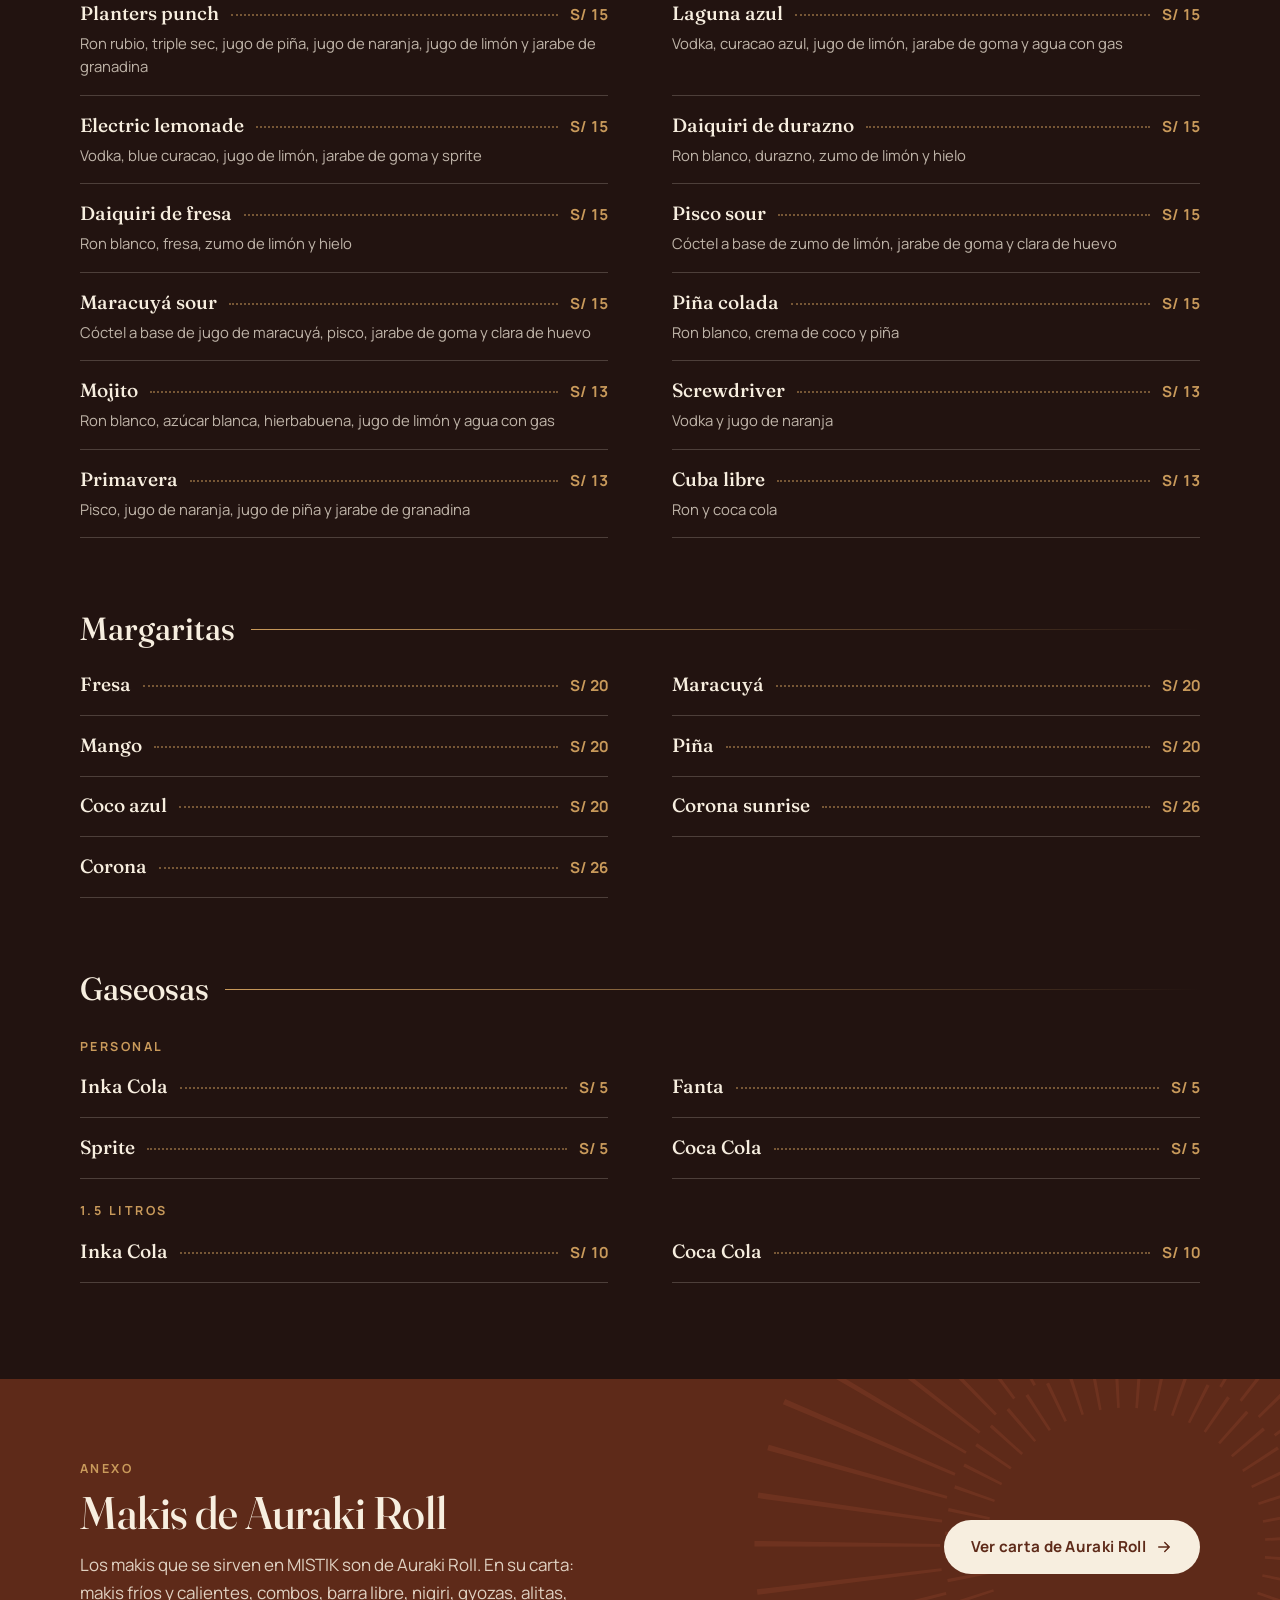
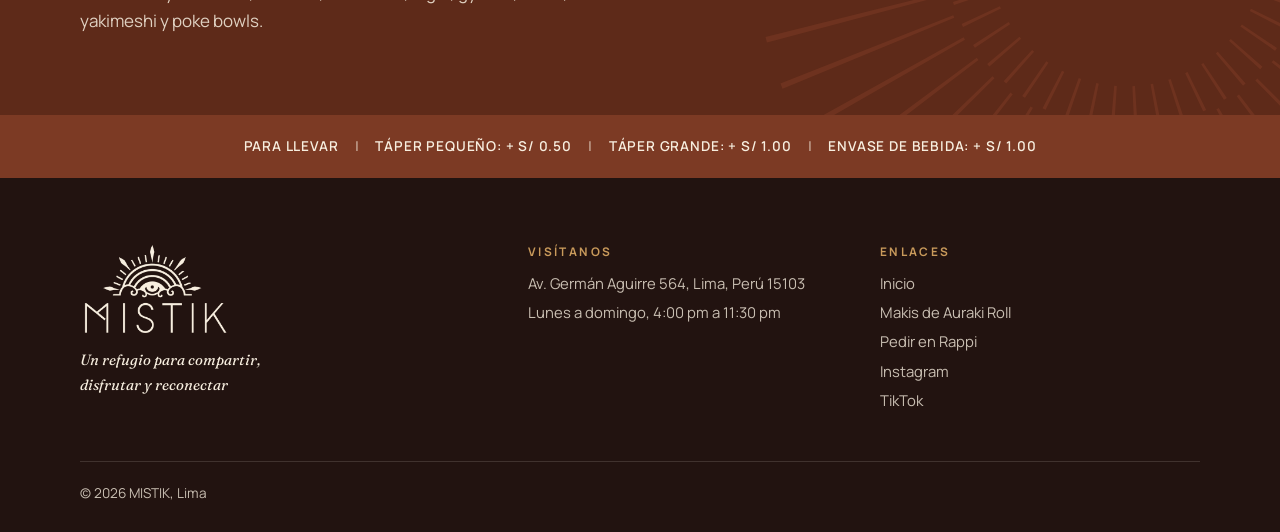
<file: carta.html>
<!doctype html>
<html lang="es-PE">
<head>
  <meta charset="utf-8">
  <meta name="viewport" content="width=device-width, initial-scale=1, viewport-fit=cover">
  <title>Carta | MISTIK</title>
  <meta name="description" content="La carta de MISTIK, Lima: entradas, fondos, burgers, alitas, waffles, bebidas y cócteles.">
  <meta name="theme-color" content="#7C3A24">

  <link rel="preconnect" href="https://fonts.googleapis.com">
  <link rel="preconnect" href="https://fonts.gstatic.com" crossorigin>
  <link href="https://fonts.googleapis.com/css2?family=Fraunces:ital,opsz,wght@0,9..144,400;0,9..144,500;0,9..144,600;1,9..144,400&family=Manrope:wght@400;500;600;700&display=swap" rel="stylesheet">
  <link rel="stylesheet" href="NO-TOCAR/styles.css">
  <script>document.documentElement.classList.add('js');</script>
</head>

<!--
  PAGINA DE LA CARTA DE MISTIK

  Los platos y precios NO estan en este archivo.
  Para cambiarlos abre EDITAR-AQUI/carta.js
  Para cambiar enlaces, horario o direccion abre EDITAR-AQUI/ajustes.js
-->
<body>
  <svg width="0" height="0" style="position:absolute" aria-hidden="true" focusable="false">
    <symbol id="flecha" viewBox="0 0 24 24">
      <path d="M5 12h14M13 6l6 6-6 6" fill="none" stroke="currentColor" stroke-width="2" stroke-linecap="round" stroke-linejoin="round"/>
    </symbol>
    <symbol id="bolsa" viewBox="0 0 24 24">
      <path d="M5 8h14l-1.2 12H6.2L5 8Zm4 0V6.5a3 3 0 0 1 6 0V8" fill="none" stroke="currentColor" stroke-width="1.8" stroke-linecap="round" stroke-linejoin="round"/>
    </symbol>
    <symbol id="pin" viewBox="0 0 24 24">
      <path d="M12 21s-6.5-5.6-6.5-11a6.5 6.5 0 0 1 13 0c0 5.4-6.5 11-6.5 11Z" fill="none" stroke="currentColor" stroke-width="1.8" stroke-linejoin="round"/>
      <circle cx="12" cy="10" r="2.3" fill="none" stroke="currentColor" stroke-width="1.8"/>
    </symbol>
    <symbol id="rayos" viewBox="-450 -450 900 900">
      <g fill="none" stroke="currentColor">
        <circle r="330" stroke-width="220" stroke-dasharray="5 38.2"/>
        <circle r="190" stroke-width="50" stroke-dasharray="3.5 21.37" stroke-dashoffset="12.4"/>
      </g>
    </symbol>
  </svg>

  <header class="topbar" id="topbar">
    <div class="wrap">
      <nav class="nav" aria-label="Principal">
        <a class="nav__marca" href="index.html" aria-label="MISTIK, volver al inicio">
          <img src="NO-TOCAR/img/emblema-mistik.png" alt="" width="700" height="370">
          <span>MISTIK</span>
        </a>
        <div class="nav__links">
          <a href="index.html">Inicio</a>
          <a href="carta.html" aria-current="page">Carta</a>
          <a href="index.html#visita">Visita</a>
          <a href="index.html#contacto">Contacto</a>
          <a class="btn btn--crema nav__rappi" data-enlace="rappi" data-mostrar="boton rappi encabezado" href="https://rappi.sng.link/Ev50a/ynhb?pcn=RX_PE_AL_OR_MU_75899_ALL_RES_RAP_ALL_NA_00000&amp;_dl=gbrappi%3A%2F%2Fcom.grability.rappi%3Fstore_type%3Drestaurant%26brand_id%3D75899&amp;_ddl=gbrappi%3A%2F%2Fcom.grability.rappi%3Fstore_type%3Drestaurant%26brand_id%3D75899&amp;_fallback_redirect=https%3A%2F%2Frappi.com.pe%2F&amp;_force_redirect=true" target="_blank" rel="noopener noreferrer">Pedir en Rappi</a>
        </div>
      </nav>
    </div>
  </header>

  <main>
    <section class="carta-hero" aria-labelledby="carta-titulo">
      <svg class="sol-giratorio" viewBox="0 0 900 900" aria-hidden="true"><use href="#rayos" width="900" height="900"/></svg>
      <div class="wrap">
        <img class="carta-hero__emblema" src="NO-TOCAR/img/emblema-mistik.png" alt="" width="700" height="370">
        <h1 id="carta-titulo">La carta</h1>
        <p>Platos, alitas, dulces y bebidas. Precios en soles. Los makis de Auraki Roll se sirven en MISTIK: su carta está al final.</p>
        <div class="hero__acciones">
          <a class="btn btn--crema" data-enlace="rappi" data-mostrar="boton rappi portada" href="https://rappi.sng.link/Ev50a/ynhb?pcn=RX_PE_AL_OR_MU_75899_ALL_RES_RAP_ALL_NA_00000&amp;_dl=gbrappi%3A%2F%2Fcom.grability.rappi%3Fstore_type%3Drestaurant%26brand_id%3D75899&amp;_ddl=gbrappi%3A%2F%2Fcom.grability.rappi%3Fstore_type%3Drestaurant%26brand_id%3D75899&amp;_fallback_redirect=https%3A%2F%2Frappi.com.pe%2F&amp;_force_redirect=true" target="_blank" rel="noopener noreferrer">
            <svg aria-hidden="true"><use href="#bolsa"/></svg>
            Pedir en Rappi
          </a>
          <a class="btn btn--borde" href="index.html#visita">
            <svg aria-hidden="true"><use href="#pin"/></svg>
            Cómo llegar
          </a>
        </div>
      </div>
    </section>

    <!-- Barra de categorias: se arma sola con las categorias de EDITAR-AQUI/carta.js -->
    <nav class="cats" aria-label="Categorías de la carta">
      <div class="wrap cats__marco">
        <button class="cats__flecha cats__flecha--izq" type="button" aria-label="Ver categorías anteriores"><svg aria-hidden="true"><use href="#flecha"/></svg></button>
        <div class="cats__lista"></div>
        <button class="cats__flecha cats__flecha--der" type="button" aria-label="Ver más categorías"><svg aria-hidden="true"><use href="#flecha"/></svg></button>
      </div>
    </nav>

    <!-- La carta completa se dibuja aqui (viene de EDITAR-AQUI/carta.js) -->
    <div id="carta-contenido">
      <noscript><div class="wrap carta-error"><p>Para ver la carta activa JavaScript en tu navegador.</p></div></noscript>
    </div>

    <!-- ===== ANEXO: AURAKI ROLL ===== -->
    <section class="delivery" id="auraki" aria-labelledby="auraki-titulo">
      <svg class="sol-giratorio" viewBox="0 0 900 900" aria-hidden="true"><use href="#rayos" width="900" height="900"/></svg>
      <div class="wrap delivery__fila">
        <div class="reveal">
          <p class="eyebrow">Anexo</p>
          <h2 class="h2" id="auraki-titulo">Makis de Auraki Roll</h2>
          <p data-texto="auraki texto">Los makis que se sirven en MISTIK son de Auraki Roll. En su carta: makis fríos y calientes, combos, barra libre, nigiri, gyozas, alitas, yakimeshi y poke bowls.</p>
        </div>
        <a class="btn btn--crema reveal" style="--d:.1s" href="auraki.html">
          Ver carta de Auraki Roll
          <svg class="ico-flecha" aria-hidden="true"><use href="#flecha"/></svg>
        </a>
      </div>
    </section>

    <!-- Barra "Para llevar": viene de la linea $ de EDITAR-AQUI/carta.js -->
    <div class="llevar" id="llevar" role="note"></div>
  </main>

  <footer class="pie">
    <div class="wrap">
      <div class="pie__grid">
        <div>
          <img class="pie__logo" src="NO-TOCAR/img/logo-mistik.png" alt="MISTIK" width="1020" height="640">
          <p class="pie__lema" data-texto="lema">Un refugio para compartir, disfrutar y reconectar</p>
        </div>
        <div>
          <p class="pie__tit">Visítanos</p>
          <ul class="pie__lista">
            <li data-texto="direccion" data-una-linea>Av. Germán Aguirre 564, Lima, Perú 15103</li>
            <li><span data-texto="dias">Lunes a domingo</span>, <span data-texto="horas">4:00 pm a 11:30 pm</span></li>
          </ul>
        </div>
        <div>
          <p class="pie__tit">Enlaces</p>
          <ul class="pie__lista">
            <li><a href="index.html">Inicio</a></li>
            <li><a href="auraki.html">Makis de Auraki Roll</a></li>
            <li data-mostrar="boton rappi pie"><a data-enlace="rappi" href="https://rappi.sng.link/Ev50a/ynhb?pcn=RX_PE_AL_OR_MU_75899_ALL_RES_RAP_ALL_NA_00000&amp;_dl=gbrappi%3A%2F%2Fcom.grability.rappi%3Fstore_type%3Drestaurant%26brand_id%3D75899&amp;_ddl=gbrappi%3A%2F%2Fcom.grability.rappi%3Fstore_type%3Drestaurant%26brand_id%3D75899&amp;_fallback_redirect=https%3A%2F%2Frappi.com.pe%2F&amp;_force_redirect=true" target="_blank" rel="noopener noreferrer">Pedir en Rappi</a></li>
            <li><a data-enlace="instagram" href="https://www.instagram.com/mistikrestaurante/" target="_blank" rel="noopener noreferrer">Instagram</a></li>
            <li><a data-enlace="tiktok" href="https://www.tiktok.com/@mistikrestaurante" target="_blank" rel="noopener noreferrer">TikTok</a></li>
          </ul>
        </div>
      </div>
      <div class="pie__base">
        <span>&copy; 2026 MISTIK, Lima</span>
      </div>
    </div>
  </footer>

  <nav class="barra-movil" id="barra-movil" aria-label="Accesos rápidos">
    <a class="btn btn--borde" data-enlace="maps" href="https://www.google.com/maps/place/Av.+Germ%C3%A1n+Aguirre+564,+San+Mart%C3%ADn+de+Porres+15103/data=!4m2!3m1!1s0x9105ceeed804b34b:0xd57b76acea88cf4c?sa=X&amp;ved=1t:242&amp;ictx=111" target="_blank" rel="noopener noreferrer">
      <svg aria-hidden="true"><use href="#pin"/></svg>
      Cómo llegar
    </a>
    <a class="btn btn--dorado" data-enlace="rappi" data-mostrar="boton rappi celular" href="https://rappi.sng.link/Ev50a/ynhb?pcn=RX_PE_AL_OR_MU_75899_ALL_RES_RAP_ALL_NA_00000&amp;_dl=gbrappi%3A%2F%2Fcom.grability.rappi%3Fstore_type%3Drestaurant%26brand_id%3D75899&amp;_ddl=gbrappi%3A%2F%2Fcom.grability.rappi%3Fstore_type%3Drestaurant%26brand_id%3D75899&amp;_fallback_redirect=https%3A%2F%2Frappi.com.pe%2F&amp;_force_redirect=true" target="_blank" rel="noopener noreferrer">
      <svg aria-hidden="true"><use href="#bolsa"/></svg>
      Pedir en Rappi
    </a>
  </nav>

  <script src="EDITAR-AQUI/ajustes.js"></script>
  <script src="EDITAR-AQUI/carta.js"></script>
  <script src="NO-TOCAR/sitio.js"></script>
</body>
</html>
</file>
<file: NO-TOCAR/styles.css>
/* MISTIK · estilos compartidos (index.html y carta.html) */

:root {
  --terracota: #7C3A24;
  --terracota-oscuro: #5E2A19;
  --crema: #F7EEDF;
  --tinta: #221310;
  --dorado: #C99A5B;

  --crema-profundo: #EFE2CC;
  --crema-tarjeta: #FBF5EA;
  --linea: rgba(124, 58, 36, .22);
  --texto-suave: rgba(34, 19, 16, .74);

  --serif: "Fraunces", Georgia, "Times New Roman", serif;
  --sans: "Manrope", system-ui, -apple-system, "Segoe UI", sans-serif;

  --gutter: clamp(16px, 5vw, 56px);
  --ancho: 1120px;
  --nav-alto: 64px;
  --barra-movil: 0px;
}

*, *::before, *::after { box-sizing: border-box; }
html {
  scroll-behavior: smooth;
  -webkit-text-size-adjust: 100%;
  overflow-x: clip;
}
body {
  margin: 0;
  overflow-x: clip;
  background: var(--crema);
  color: var(--tinta);
  font-family: var(--sans);
  font-size: 1.0625rem;
  line-height: 1.65;
  -webkit-font-smoothing: antialiased;
  -webkit-tap-highlight-color: transparent;
  padding-bottom: var(--barra-movil);
}
h1, h2, h3, h4, p, ul, dl, dd, figure { margin: 0; }
ul { padding: 0; list-style: none; }
a { color: inherit; }
img, svg { display: block; max-width: 100%; }
button { font: inherit; color: inherit; }

:focus-visible {
  outline: 3px solid var(--dorado);
  outline-offset: 3px;
  border-radius: 4px;
}

.sr-only {
  position: absolute;
  width: 1px; height: 1px;
  margin: -1px; padding: 0;
  overflow: hidden;
  clip: rect(0 0 0 0);
  white-space: nowrap;
  border: 0;
}

.wrap {
  width: 100%;
  max-width: calc(var(--ancho) + var(--gutter) * 2);
  margin-inline: auto;
  padding-inline: var(--gutter);
}

/* ───── Tipografía de sección ───── */
.eyebrow {
  font-size: .78rem;
  font-weight: 700;
  letter-spacing: .2em;
  text-transform: uppercase;
  color: var(--terracota);
}
.h2 {
  font-family: var(--serif);
  font-weight: 500;
  font-size: clamp(1.85rem, 4.4vw, 2.85rem);
  line-height: 1.1;
  letter-spacing: -.01em;
  margin-top: .55rem;
  text-wrap: balance;
  font-variation-settings: "opsz" 96;
}

/* ───── Botones ───── */
.btn {
  display: inline-flex;
  align-items: center;
  justify-content: center;
  gap: .6rem;
  min-height: 52px;
  padding: .85rem 1.6rem;
  border-radius: 999px;
  border: 1.5px solid transparent;
  font-family: var(--sans);
  font-size: .95rem;
  font-weight: 700;
  letter-spacing: .02em;
  text-decoration: none;
  white-space: nowrap;
  cursor: pointer;
  transition: background-color .2s ease, color .2s ease, border-color .2s ease, transform .2s ease;
}
.btn svg { width: 18px; height: 18px; flex: none; transition: transform .2s ease; }
.btn:active { transform: scale(.97); }

.btn--crema { background: var(--crema); color: var(--terracota-oscuro); }
.btn--borde { border-color: rgba(247, 238, 223, .55); color: var(--crema); }
.btn--terracota { background: var(--terracota); color: var(--crema); }
.btn--dorado { background: var(--dorado); color: var(--tinta); }
.btn--linea { border-color: var(--terracota); color: var(--terracota); }
.btn--texto { padding-inline: .6rem; color: var(--crema); text-decoration: underline; text-decoration-color: rgba(201, 154, 91, .8); text-underline-offset: 5px; }

@media (hover: hover) {
  .btn:hover .ico-flecha { transform: translateX(3px); }
  .btn--crema:hover { background: #fff8ec; }
  .btn--borde:hover { background: rgba(247, 238, 223, .12); border-color: var(--crema); }
  .btn--terracota:hover { background: var(--terracota-oscuro); }
  .btn--dorado:hover { background: #d8ad72; }
  .btn--linea:hover { background: var(--terracota); color: var(--crema); }
  .btn--texto:hover { text-decoration-color: var(--crema); }
}

/* ───── Barra superior ───── */
.topbar {
  position: sticky;
  top: 0;
  z-index: 50;
  background: var(--terracota);
  color: var(--crema);
  transition: box-shadow .25s ease, background-color .25s ease;
}
.topbar.is-scrolled {
  background: rgba(124, 58, 36, .94);
  box-shadow: 0 6px 24px rgba(34, 19, 16, .22);
  -webkit-backdrop-filter: blur(8px);
  backdrop-filter: blur(8px);
}
.nav {
  display: flex;
  align-items: center;
  justify-content: space-between;
  gap: 1rem;
  min-height: var(--nav-alto);
}
.nav__marca {
  display: flex;
  align-items: center;
  gap: .7rem;
  flex: none;
  font-family: var(--serif);
  font-weight: 500;
  letter-spacing: .24em;
  text-decoration: none;
  font-size: 1rem;
}
.nav__marca img { width: 40px; height: auto; }
.nav__links { display: flex; align-items: center; gap: clamp(.85rem, 2.6vw, 1.9rem); }
.nav__links a:not(.btn) {
  font-size: .88rem;
  font-weight: 600;
  text-decoration: none;
  padding-block: .5rem;
  border-bottom: 1.5px solid transparent;
  transition: border-color .2s ease;
}
.nav__links a[aria-current="page"] { border-color: var(--dorado); }
@media (hover: hover) { .nav__links a:not(.btn):hover { border-color: var(--dorado); } }
.nav__rappi.btn {
  min-height: 40px;
  padding: .45rem 1.05rem;
  font-size: .85rem;
}

/* ───── Hero (inicio) ───── */
.hero {
  position: relative;
  overflow: hidden;
  background:
    radial-gradient(ellipse 70% 60% at 50% 38%, #8C4329 0%, rgba(140, 67, 41, 0) 70%),
    linear-gradient(180deg, var(--terracota) 0%, #723420 100%);
  color: var(--crema);
  isolation: isolate;
}
.hero__cuerpo {
  display: flex;
  flex-direction: column;
  align-items: center;
  text-align: center;
  padding-block: clamp(20px, 5vw, 60px) clamp(56px, 9vw, 104px);
}
.hero__logo {
  position: relative;
  width: min(560px, 86vw);
}
.hero__logo h1 { position: relative; }
.hero__logo img { width: 100%; height: auto; }
.sol-giratorio {
  position: absolute;
  top: 54%;
  left: 50%;
  width: min(1180px, 190vw);
  height: auto;
  max-width: none;
  color: var(--terracota-oscuro);
  opacity: .6;
  transform: translate(-50%, -50%);
  z-index: -1;
  pointer-events: none;
  animation: girar 220s linear infinite;
}
@keyframes girar { to { transform: translate(-50%, -50%) rotate(360deg); } }

.hero__tagline {
  font-family: var(--serif);
  font-style: italic;
  font-weight: 400;
  font-size: clamp(1.25rem, 3.2vw, 1.9rem);
  line-height: 1.3;
  margin-top: clamp(10px, 2vw, 18px);
  max-width: 22em;
  text-wrap: balance;
}
.hero__propuesta {
  margin-top: 1rem;
  max-width: 32em;
  color: rgba(247, 238, 223, .88);
  text-wrap: balance;
}
.hero__propuesta b { font-weight: 700; color: var(--crema); }

.horario-chip {
  display: flex;
  flex-wrap: wrap;
  justify-content: center;
  align-items: center;
  gap: .35rem 1.1rem;
  margin-top: clamp(20px, 3.4vw, 30px);
  padding: .8rem 1.4rem;
  border: 1px solid rgba(201, 154, 91, .65);
  border-radius: 14px;
  background: rgba(94, 42, 25, .55);
}
.horario-chip__dias {
  font-size: .78rem;
  font-weight: 700;
  letter-spacing: .18em;
  text-transform: uppercase;
  color: var(--dorado);
}
.horario-chip__horas { font-family: var(--serif); font-size: 1.25rem; font-weight: 500; }

.estado {
  display: none;
  align-items: center;
  gap: .55rem;
  margin-top: .9rem;
  font-size: .88rem;
  font-weight: 600;
  letter-spacing: .02em;
}
.estado.is-visible { display: inline-flex; }
.estado__punto {
  width: 9px; height: 9px;
  flex: none;
  border-radius: 50%;
  background: var(--dorado);
}
.estado.is-abierto .estado__punto {
  background: #E8C888;
  animation: pulso 2.4s ease-out infinite;
}
@keyframes pulso {
  0% { box-shadow: 0 0 0 0 rgba(232, 200, 136, .55); }
  70%, 100% { box-shadow: 0 0 0 10px rgba(232, 200, 136, 0); }
}

.hero__acciones {
  display: flex;
  flex-wrap: wrap;
  justify-content: center;
  align-items: center;
  gap: .75rem;
  margin-top: clamp(22px, 3.4vw, 32px);
}

/* ───── Cinta (bucle infinito) ───── */
.cinta {
  overflow: hidden;
  background: var(--tinta);
  color: var(--crema);
  padding-block: 1rem;
  border-block: 1px solid rgba(201, 154, 91, .45);
}
.cinta__pista {
  display: flex;
  width: max-content;
  animation: cinta 70s linear infinite;
}
.cinta__grupo { display: flex; flex: none; }
.cinta__grupo span {
  display: inline-flex;
  align-items: center;
  gap: 2.2rem;
  padding-right: 2.2rem;
  font-family: var(--serif);
  font-style: italic;
  font-size: clamp(1.15rem, 2.6vw, 1.5rem);
  white-space: nowrap;
}
.cinta__grupo span::after {
  content: "";
  width: 9px; height: 9px;
  background: var(--dorado);
  transform: rotate(45deg);
}
@keyframes cinta { to { transform: translateX(-50%); } }

/* ───── Invitación a la carta ───── */
.invita {
  padding-block: clamp(56px, 9vw, 112px);
  background: var(--crema-profundo);
  border-bottom: 1px solid var(--linea);
}
.invita__grid { display: grid; gap: clamp(28px, 4vw, 56px); align-items: center; }
.invita__texto p { margin-top: 1rem; color: var(--texto-suave); max-width: 32em; }
.invita__texto .btn { margin-top: 1.6rem; }
.invita__tambien {
  margin-top: 1.4rem !important;
  font-size: .92rem;
  line-height: 1.7;
}
.invita__tambien a { color: var(--terracota); font-weight: 600; text-underline-offset: 3px; }

.destacados {
  display: grid;
  grid-template-columns: repeat(2, minmax(0, 1fr));
  gap: clamp(10px, 1.6vw, 16px);
}
.destacado {
  position: relative;
  display: flex;
  flex-direction: column;
  min-height: 190px;
  padding: clamp(16px, 2.4vw, 24px);
  border: 1px solid var(--linea);
  border-radius: 18px;
  background: var(--crema-tarjeta);
  text-decoration: none;
  overflow: hidden;
  transition: transform .25s cubic-bezier(.2, .7, .2, 1), border-color .2s ease, box-shadow .25s ease;
}
.destacado::before {
  content: "";
  position: absolute;
  right: -38px;
  top: -38px;
  width: 110px;
  height: 110px;
  border-radius: 50%;
  border: 1px dashed rgba(201, 154, 91, .55);
}
.destacado__cat {
  font-size: .74rem;
  font-weight: 700;
  letter-spacing: .18em;
  text-transform: uppercase;
  color: var(--terracota);
}
.destacado__desc {
  margin-top: .45rem;
  font-family: var(--serif);
  font-size: clamp(1rem, 1.8vw, 1.18rem);
  line-height: 1.3;
}
.destacado__pie {
  display: flex;
  align-items: center;
  justify-content: space-between;
  gap: .5rem;
  margin-top: auto;
  padding-top: 1rem;
}
.destacado__precio {
  font-family: var(--serif);
  font-weight: 500;
  font-size: clamp(1.25rem, 2.4vw, 1.6rem);
  line-height: 1;
  color: var(--terracota);
}
.destacado__precio small {
  display: block;
  margin-bottom: .3rem;
  font-family: var(--sans);
  font-size: .72rem;
  font-weight: 600;
  color: var(--texto-suave);
}
.destacado svg { width: 20px; height: 20px; color: var(--terracota); flex: none; transition: transform .2s ease; }
.destacado--oscuro { background: var(--tinta); color: var(--crema); border-color: var(--tinta); }
.destacado--oscuro .destacado__cat,
.destacado--oscuro .destacado__precio,
.destacado--oscuro svg { color: var(--dorado); }
.destacado--oscuro .destacado__precio small { color: rgba(247, 238, 223, .7); }
@media (hover: hover) {
  .destacado:hover { transform: translateY(-4px); border-color: var(--terracota); box-shadow: 0 16px 30px -18px rgba(94, 42, 25, .6); }
  .destacado:hover svg { transform: translateX(4px); }
}

/* ───── Banda Rappi ───── */
.delivery {
  position: relative;
  overflow: hidden;
  isolation: isolate;
  background: var(--terracota-oscuro);
  color: var(--crema);
  padding-block: clamp(48px, 7vw, 80px);
}
.delivery .sol-giratorio {
  top: 50%;
  left: 88%;
  width: min(760px, 150vw);
  color: var(--terracota);
  opacity: .55;
}
.delivery__fila {
  display: flex;
  flex-direction: column;
  align-items: flex-start;
  gap: 1.4rem;
}
.delivery .eyebrow { color: var(--dorado); }
.delivery .h2 { max-width: 16em; }
.delivery p:not(.eyebrow) { margin-top: .8rem; color: rgba(247, 238, 223, .85); max-width: 30em; }

.delivery[id] { scroll-margin-top: calc(var(--nav-alto) + 8px); }
.delivery p:not(.eyebrow) a { color: var(--dorado); }

/* ───── Visita ───── */
.visita { padding-block: clamp(56px, 9vw, 112px); }
.visita__grid { display: grid; gap: clamp(28px, 5vw, 64px); align-items: stretch; }
.visita__datos { margin-top: clamp(22px, 3.4vw, 34px); }
.dato { padding-block: 1.1rem; border-top: 1px solid var(--linea); }
.dato:last-of-type { border-bottom: 1px solid var(--linea); }
.dato dt {
  font-size: .78rem;
  font-weight: 700;
  letter-spacing: .18em;
  text-transform: uppercase;
  color: var(--terracota);
}
.dato dd {
  margin-top: .3rem;
  font-family: var(--serif);
  font-size: 1.3rem;
  line-height: 1.35;
}
.visita__acciones { display: flex; flex-wrap: wrap; gap: .7rem; margin-top: clamp(22px, 3.4vw, 32px); }

.mapa {
  position: relative;
  min-height: 320px;
  border-radius: 20px;
  overflow: hidden;
  border: 1px solid var(--linea);
  background: var(--crema-profundo);
  box-shadow: 0 18px 40px -22px rgba(94, 42, 25, .55);
}
.mapa iframe {
  position: absolute;
  inset: 0;
  width: 100%;
  height: 100%;
  border: 0;
}

/* ───── Contacto ───── */
.contacto {
  padding-block: clamp(56px, 9vw, 112px);
  border-top: 1px solid var(--linea);
  background: var(--crema-profundo);
}
.contacto__cab { max-width: 36em; }
.contacto__cab p { margin-top: .9rem; color: var(--texto-suave); }
.redes {
  display: grid;
  grid-template-columns: repeat(auto-fit, minmax(min(100%, 250px), 1fr));
  gap: 14px;
  margin-top: clamp(26px, 4vw, 40px);
}
.red {
  display: flex;
  align-items: center;
  justify-content: space-between;
  gap: 1rem;
  min-width: 0;
  padding: 1.3rem 1.4rem;
  border: 1px solid var(--linea);
  border-radius: 16px;
  background: var(--crema-tarjeta);
  text-decoration: none;
  transition: border-color .2s ease, background-color .2s ease, transform .2s ease;
}
.red > span { min-width: 0; }
.red:active { transform: scale(.99); }
.red__plataforma {
  font-size: .78rem;
  font-weight: 700;
  letter-spacing: .18em;
  text-transform: uppercase;
  color: var(--terracota);
}
.red__usuario {
  display: block;
  margin-top: .15rem;
  font-family: var(--serif);
  font-size: clamp(1.15rem, 2.4vw, 1.3rem);
  font-weight: 500;
  overflow-wrap: anywhere;
}
.red svg {
  width: 22px; height: 22px;
  flex: none;
  color: var(--terracota);
  transition: transform .2s ease;
}
.red--rappi { background: var(--terracota); border-color: var(--terracota); color: var(--crema); }
.red--rappi .red__plataforma, .red--rappi svg { color: var(--dorado); }
@media (hover: hover) {
  .red:hover { border-color: var(--terracota); background: #fff8ec; }
  .red--rappi:hover { background: var(--terracota-oscuro); }
  .red:hover svg { transform: translateX(4px); }
}
.contacto__nota a { color: var(--terracota); font-weight: 600; text-underline-offset: 3px; }
.contacto__nota {
  margin-top: clamp(22px, 3.4vw, 32px);
  padding-top: 1.2rem;
  border-top: 1px solid var(--linea);
  font-size: .95rem;
  color: var(--texto-suave);
  max-width: 40em;
}

/* ───── Pie ───── */
.pie {
  background: var(--tinta);
  color: rgba(247, 238, 223, .78);
  padding-block: clamp(44px, 6vw, 64px) 28px;
  font-size: .93rem;
}
.pie__grid { display: grid; gap: 2rem; }
.pie__logo { width: 150px; height: auto; }
.pie__lema { margin-top: .8rem; font-family: var(--serif); font-style: italic; color: var(--crema); max-width: 16em; }
.pie__tit {
  margin-bottom: .6rem;
  font-size: .74rem;
  font-weight: 700;
  letter-spacing: .2em;
  text-transform: uppercase;
  color: var(--dorado);
}
.pie__lista li + li { margin-top: .3rem; }
.pie__lista a { text-decoration: none; }
@media (hover: hover) { .pie__lista a:hover { color: var(--crema); text-decoration: underline; text-underline-offset: 3px; } }
.pie__base {
  display: flex;
  flex-wrap: wrap;
  align-items: center;
  justify-content: space-between;
  gap: .8rem;
  margin-top: clamp(32px, 5vw, 48px);
  padding-top: 20px;
  border-top: 1px solid rgba(247, 238, 223, .14);
  font-size: .85rem;
}

/* ───── Barra fija para celular ───── */
.barra-movil {
  position: fixed;
  left: 0;
  right: 0;
  bottom: 0;
  z-index: 60;
  display: grid;
  grid-template-columns: 1fr 1fr;
  gap: .5rem;
  padding: .6rem var(--gutter) calc(.6rem + env(safe-area-inset-bottom));
  background: rgba(34, 19, 16, .94);
  -webkit-backdrop-filter: blur(10px);
  backdrop-filter: blur(10px);
  border-top: 1px solid rgba(201, 154, 91, .35);
  transition: transform .35s cubic-bezier(.2, .7, .2, 1);
}
.barra-movil .btn { min-height: 46px; padding: .55rem .8rem; font-size: .9rem; }
.barra-movil .btn--borde { border-color: rgba(247, 238, 223, .35); }
.js .barra-movil[data-ocultable] { transform: translateY(110%); }
.js .barra-movil[data-ocultable].is-visible { transform: none; }

/* ───── Aparición al hacer scroll ───── */
.js .reveal {
  opacity: 0;
  transform: translateY(18px);
  transition: opacity .7s ease, transform .7s cubic-bezier(.2, .7, .2, 1);
  transition-delay: var(--d, 0s);
}
.js .reveal.is-in { opacity: 1; transform: none; }

/* ═════════ CARTA ═════════ */
.carta-hero {
  position: relative;
  overflow: hidden;
  isolation: isolate;
  background:
    radial-gradient(ellipse 70% 70% at 50% 40%, #8C4329 0%, rgba(140, 67, 41, 0) 70%),
    var(--terracota);
  color: var(--crema);
  text-align: center;
  padding-block: clamp(28px, 5vw, 56px) clamp(44px, 7vw, 76px);
}
.carta-hero .sol-giratorio { top: 40%; width: min(980px, 170vw); }
.carta-hero__emblema { width: clamp(170px, 30vw, 270px); height: auto; margin-inline: auto; }
.carta-hero h1 {
  font-family: var(--serif);
  font-weight: 500;
  font-size: clamp(2.5rem, 8vw, 4.6rem);
  line-height: 1.05;
  letter-spacing: .02em;
  margin-top: .6rem;
  font-variation-settings: "opsz" 144;
}
.carta-hero p {
  margin: 1rem auto 0;
  max-width: 34em;
  color: rgba(247, 238, 223, .88);
  text-wrap: balance;
}
.carta-hero .hero__acciones { margin-top: 1.6rem; }

/* Barra de categorías: arrastrable con mouse, deslizable con el dedo */
.cats {
  position: sticky;
  top: var(--nav-alto);
  z-index: 40;
  background: rgba(247, 238, 223, .96);
  -webkit-backdrop-filter: blur(8px);
  backdrop-filter: blur(8px);
  border-bottom: 1px solid var(--linea);
}
.cats__marco { display: flex; align-items: center; gap: .5rem; }
.cats__lista {
  --fi: 0px;
  --fd: 28px;
  flex: 1;
  min-width: 0;
  display: flex;
  gap: .5rem;
  overflow-x: auto;
  overscroll-behavior-x: contain;
  padding-block: .75rem;
  scrollbar-width: none;
  -webkit-overflow-scrolling: touch;
  -webkit-mask-image: linear-gradient(90deg, transparent 0, #000 var(--fi), #000 calc(100% - var(--fd)), transparent 100%);
  mask-image: linear-gradient(90deg, transparent 0, #000 var(--fi), #000 calc(100% - var(--fd)), transparent 100%);
}
.cats__lista::-webkit-scrollbar { display: none; }
.cats__lista a {
  flex: none;
  padding: .45rem 1rem;
  border: 1px solid var(--linea);
  border-radius: 999px;
  background: var(--crema-tarjeta);
  font-size: .86rem;
  font-weight: 600;
  text-decoration: none;
  color: var(--terracota-oscuro);
  -webkit-user-drag: none;
  user-select: none;
  transition: background-color .2s ease, color .2s ease, border-color .2s ease;
}
.cats__lista a.is-activa {
  background: var(--terracota);
  border-color: var(--terracota);
  color: var(--crema);
}
.cats__flecha {
  display: none;
  flex: none;
  place-items: center;
  width: 38px;
  height: 38px;
  padding: 0;
  border: 1px solid var(--linea);
  border-radius: 50%;
  background: var(--crema-tarjeta);
  color: var(--terracota);
  cursor: pointer;
  transition: opacity .2s ease, background-color .2s ease, border-color .2s ease;
}
.cats__flecha svg { width: 18px; height: 18px; }
.cats__flecha--izq svg { transform: scaleX(-1); }
.cats__flecha:disabled { opacity: .3; cursor: default; }
@media (hover: hover) and (pointer: fine) {
  .cats__lista { cursor: grab; }
  .cats__lista.is-arrastrando { cursor: grabbing; }
  .cats__lista.is-arrastrando a { pointer-events: none; }
  .cats__lista a:hover { border-color: var(--terracota); }
  .cats__flecha { display: grid; }
  .cats__flecha:not(:disabled):hover { background: var(--terracota); border-color: var(--terracota); color: var(--crema); }
}

/* Bandas por grupo */
.banda { padding-block: clamp(48px, 8vw, 96px); }
.banda--profunda { background: var(--crema-profundo); border-block: 1px solid var(--linea); }
.banda--oscura {
  --linea: rgba(247, 238, 223, .2);
  --texto-suave: rgba(247, 238, 223, .74);
  background: var(--tinta);
  color: var(--crema);
}
.banda--oscura .eyebrow,
.banda--oscura .item__precio,
.banda--oscura .sub,
.banda--oscura .grupo__num { color: var(--dorado); }
.banda--oscura .item__nombre,
.banda--oscura .cat__titulo { color: var(--crema); }
.banda--oscura .item__puntos { border-color: rgba(201, 154, 91, .5); }

.grupo__cab {
  display: grid;
  grid-template-columns: auto 1fr;
  column-gap: clamp(14px, 2.4vw, 28px);
  align-items: start;
  max-width: 44em;
  margin-bottom: clamp(26px, 4vw, 48px);
}
.grupo__num {
  grid-row: span 3;
  font-family: var(--serif);
  font-style: italic;
  font-weight: 400;
  font-size: clamp(2.8rem, 7vw, 4.8rem);
  line-height: .9;
  color: var(--dorado);
}
.grupo__cab .h2 { margin-top: .3rem; }
.grupo__cab p:not(.eyebrow) { margin-top: .7rem; color: var(--texto-suave); }

.cat { scroll-margin-top: calc(var(--nav-alto) + 76px); }
.cat + .cat { margin-top: clamp(40px, 6vw, 72px); }
.cat__cab { display: flex; align-items: center; gap: 1rem; margin-bottom: .4rem; }
.cat__titulo {
  font-family: var(--serif);
  font-weight: 500;
  font-size: clamp(1.45rem, 3.2vw, 2rem);
  line-height: 1.2;
  color: var(--terracota);
  font-variation-settings: "opsz" 72;
}
.cat__cab::after {
  content: "";
  flex: 1;
  height: 1px;
  background: linear-gradient(90deg, var(--dorado), transparent);
}
.cat__nota { margin-top: .4rem; font-size: .9rem; color: var(--texto-suave); }

.items { display: grid; column-gap: clamp(28px, 5vw, 64px); }
.sub {
  grid-column: 1 / -1;
  margin-top: 1.4rem;
  font-size: .78rem;
  font-weight: 700;
  letter-spacing: .2em;
  text-transform: uppercase;
  color: var(--terracota);
}
.item { min-width: 0; padding-block: 1.05rem; border-bottom: 1px solid var(--linea); }
.item__linea { display: flex; align-items: baseline; gap: .75rem; }
.item__nombre {
  min-width: 0;
  font-family: var(--serif);
  font-weight: 500;
  font-size: 1.2rem;
  line-height: 1.25;
}
.item__puntos {
  flex: 1;
  min-width: 14px;
  border-bottom: 2px dotted rgba(124, 58, 36, .4);
  transform: translateY(-4px);
}
.item__precio {
  flex: none;
  font-weight: 700;
  font-size: .95rem;
  color: var(--terracota);
  white-space: nowrap;
  font-variant-numeric: tabular-nums;
}
.item__desc { margin-top: .3rem; font-size: .93rem; line-height: 1.55; color: var(--texto-suave); }
.item__var { margin-top: .5rem; }
.item__var .item__linea { padding-block: .12rem; }
.item__var .item__nombre { font-family: var(--sans); font-size: .95rem; font-weight: 500; }

/* Alitas */
.alitas {
  display: grid;
  gap: 1.4rem;
  margin-top: 1.1rem;
  padding: clamp(18px, 3vw, 32px);
  border: 1px solid var(--linea);
  border-radius: 20px;
  background: var(--crema-tarjeta);
}
.alitas__precio { display: flex; align-items: baseline; flex-wrap: wrap; gap: .3rem 1rem; }
.alitas__precio strong {
  font-family: var(--serif);
  font-weight: 500;
  font-size: clamp(2.2rem, 5vw, 3rem);
  line-height: 1;
  color: var(--terracota);
}
.alitas__precio span { font-size: .95rem; color: var(--texto-suave); }
.sabores { display: flex; flex-wrap: wrap; gap: .5rem; }
.sabor {
  padding: .4rem .9rem;
  border: 1px solid var(--linea);
  border-radius: 999px;
  background: var(--crema);
  font-size: .88rem;
  font-weight: 600;
}

.llevar {
  background: var(--terracota);
  color: var(--crema);
  padding-block: 20px;
  text-align: center;
  font-size: .85rem;
  font-weight: 600;
  letter-spacing: .06em;
  text-transform: uppercase;
}
.llevar span + span::before { content: "|"; margin-inline: 1rem; opacity: .6; }

/* ═════════ Breakpoints ═════════ */

/* Celular */
@media (max-width: 719px) {
  :root { --nav-alto: 58px; --barra-movil: calc(66px + env(safe-area-inset-bottom)); }
  .nav__marca span { display: none; }
  .nav__rappi { display: none !important; }
  .hero__acciones .btn--texto { display: none; }
  .hero__acciones { width: 100%; }
  .hero__acciones .btn { flex: 1 1 100%; }
  .delivery .sol-giratorio { left: 80%; top: 20%; }
  .delivery__fila .btn { width: 100%; }
  .visita__acciones .btn { flex: 1 1 100%; }
  .destacado { min-height: 168px; }
  .destacado::before { display: none; }
  .llevar span { display: block; }
  .llevar span + span::before { content: none; }
  .item__nombre { font-size: 1.12rem; }
  .grupo__cab { grid-template-columns: 1fr; }
  .grupo__num { grid-row: auto; font-size: 2.4rem; margin-bottom: .2rem; }
}
@media (max-width: 380px) {
  .destacados { grid-template-columns: 1fr; }
  .destacado { min-height: 0; }
  .nav__links { gap: .7rem; }
  .nav__links a:not(.btn) { font-size: .82rem; }
}

/* Tablet y más */
@media (min-width: 720px) {
  .barra-movil { display: none; }
  .pie__grid { grid-template-columns: 1.3fr 1fr 1fr; }
  .delivery__fila { flex-direction: row; align-items: center; justify-content: space-between; }
}
/* Escritorio */
@media (min-width: 980px) {
  .invita__grid { grid-template-columns: .95fr 1.05fr; }
  .visita__grid { grid-template-columns: .85fr 1.15fr; }
  .items { grid-template-columns: 1fr 1fr; }
  .mapa { min-height: 440px; }
}
@media (min-width: 720px) and (max-width: 979px) {
  .items { grid-template-columns: 1fr 1fr; }
  .mapa { min-height: 380px; }
}

@media (prefers-reduced-motion: reduce) {
  html { scroll-behavior: auto; }
  .sol-giratorio, .cinta__pista, .estado__punto { animation: none; }
  .btn, .btn svg, .red, .red svg, .nav__links a, .cats__lista a, .destacado, .barra-movil { transition: none; }
  .js .reveal { opacity: 1; transform: none; transition: none; }
}

/* ═════════ Movimiento extra (pensado para celular; también suma en escritorio) ═════════ */
@keyframes entra { from { opacity: 0; transform: translateY(22px); } to { opacity: 1; transform: none; } }
@keyframes entra-logo { from { opacity: 0; transform: translateY(12px) scale(.93); } to { opacity: 1; transform: none; } }
@keyframes respira {
  0%, 100% { opacity: .55; transform: translate(-50%, -50%) scale(1); }
  50% { opacity: 1; transform: translate(-50%, -50%) scale(1.1); }
}
@keyframes anillo-crema {
  0% { box-shadow: 0 0 0 0 rgba(247, 238, 223, .5); }
  70%, 100% { box-shadow: 0 0 0 14px rgba(247, 238, 223, 0); }
}
@keyframes anillo-dorado {
  0% { box-shadow: 0 0 0 0 rgba(201, 154, 91, .6); }
  70%, 100% { box-shadow: 0 0 0 14px rgba(201, 154, 91, 0); }
}
@keyframes vaiven { 0%, 100% { transform: translateX(0); } 50% { transform: translateX(5px); } }
@keyframes brillo {
  0% { transform: translateX(-130%) skewX(-20deg); }
  55%, 100% { transform: translateX(330%) skewX(-20deg); }
}

/* Entrada del hero, en cascada */
.hero__logo { animation: entra-logo 1s cubic-bezier(.2, .7, .2, 1) .05s both; }
.hero__tagline { animation: entra .9s cubic-bezier(.2, .7, .2, 1) .3s both; }
.hero__propuesta { animation: entra .9s cubic-bezier(.2, .7, .2, 1) .45s both; }
.horario-chip { animation: entra .9s cubic-bezier(.2, .7, .2, 1) .6s both; }
.estado { animation: entra .9s cubic-bezier(.2, .7, .2, 1) .7s both; }
.hero__acciones { animation: entra .9s cubic-bezier(.2, .7, .2, 1) .8s both; }
.carta-hero .wrap > * { animation: entra .9s cubic-bezier(.2, .7, .2, 1) both; }
.carta-hero .wrap > :nth-child(2) { animation-delay: .15s; }
.carta-hero .wrap > :nth-child(3) { animation-delay: .3s; }
.carta-hero .wrap > :nth-child(4) { animation-delay: .45s; }

/* Resplandor que respira detrás del logo */
.hero::before,
.carta-hero::before {
  content: "";
  position: absolute;
  left: 50%;
  top: 30%;
  width: min(720px, 130vw);
  aspect-ratio: 1;
  border-radius: 50%;
  background: radial-gradient(circle, rgba(201, 154, 91, .26) 0%, rgba(201, 154, 91, 0) 64%);
  transform: translate(-50%, -50%);
  animation: respira 7s ease-in-out infinite;
  pointer-events: none;
  z-index: -1;
}
.carta-hero::before { top: 36%; }
.sol-giratorio { animation-duration: 140s; }

/* Botones de Rappi con pulso suave; los principales con destello */
.btn { position: relative; overflow: hidden; }
.btn[href*="rappi.sng.link"]:not(.nav__rappi) { animation: anillo-crema 2.8s ease-out infinite; }
.btn--dorado[href*="rappi.sng.link"]:not(.nav__rappi) { animation-name: anillo-dorado; }
.btn--crema::after,
.btn--terracota::after,
.btn--dorado::after {
  content: "";
  position: absolute;
  top: 0;
  bottom: 0;
  left: 0;
  width: 38%;
  background: linear-gradient(90deg, transparent, rgba(255, 255, 255, .5), transparent);
  transform: translateX(-130%) skewX(-20deg);
  animation: brillo 5.5s ease-in-out 1.4s infinite;
  pointer-events: none;
}

/* Aparición escalonada de cada plato de la carta */
.js .item.reveal { transform: translateY(12px); transition-duration: .5s; }
.js .item.reveal.is-in { transform: none; }
.items .item:nth-child(even) { --d: .07s; }

/* Pantallas táctiles: sin hover, así que el movimiento viene solo */
@media (hover: none) {
  .btn .ico-flecha,
  .destacado svg,
  .red svg { animation: vaiven 1.8s ease-in-out infinite; }
  .destacado:active { transform: scale(.97); border-color: var(--terracota); }
  .red:active { background: #fff8ec; border-color: var(--terracota); }
  .cats__lista a:active { transform: scale(.94); }
  .cats__lista a { transition: background-color .2s ease, color .2s ease, transform .15s ease; }
  .destacado--oscuro { animation: respira-tarjeta 4.5s ease-in-out infinite; }
}
@keyframes respira-tarjeta {
  0%, 100% { box-shadow: 0 0 0 0 rgba(201, 154, 91, 0); }
  50% { box-shadow: 0 10px 28px -10px rgba(201, 154, 91, .55); }
}
@media (max-width: 719px) {
  .cinta__pista { animation-duration: 48s; }
}

@media (prefers-reduced-motion: reduce) {
  *, *::before, *::after { animation: none !important; }
}

/* Mensaje cuando la carta no se puede leer */
.carta-error { padding-block: 3rem; text-align: center; color: var(--texto-suave); }
.carta-error p + p { margin-top: .6rem; }
</file>
